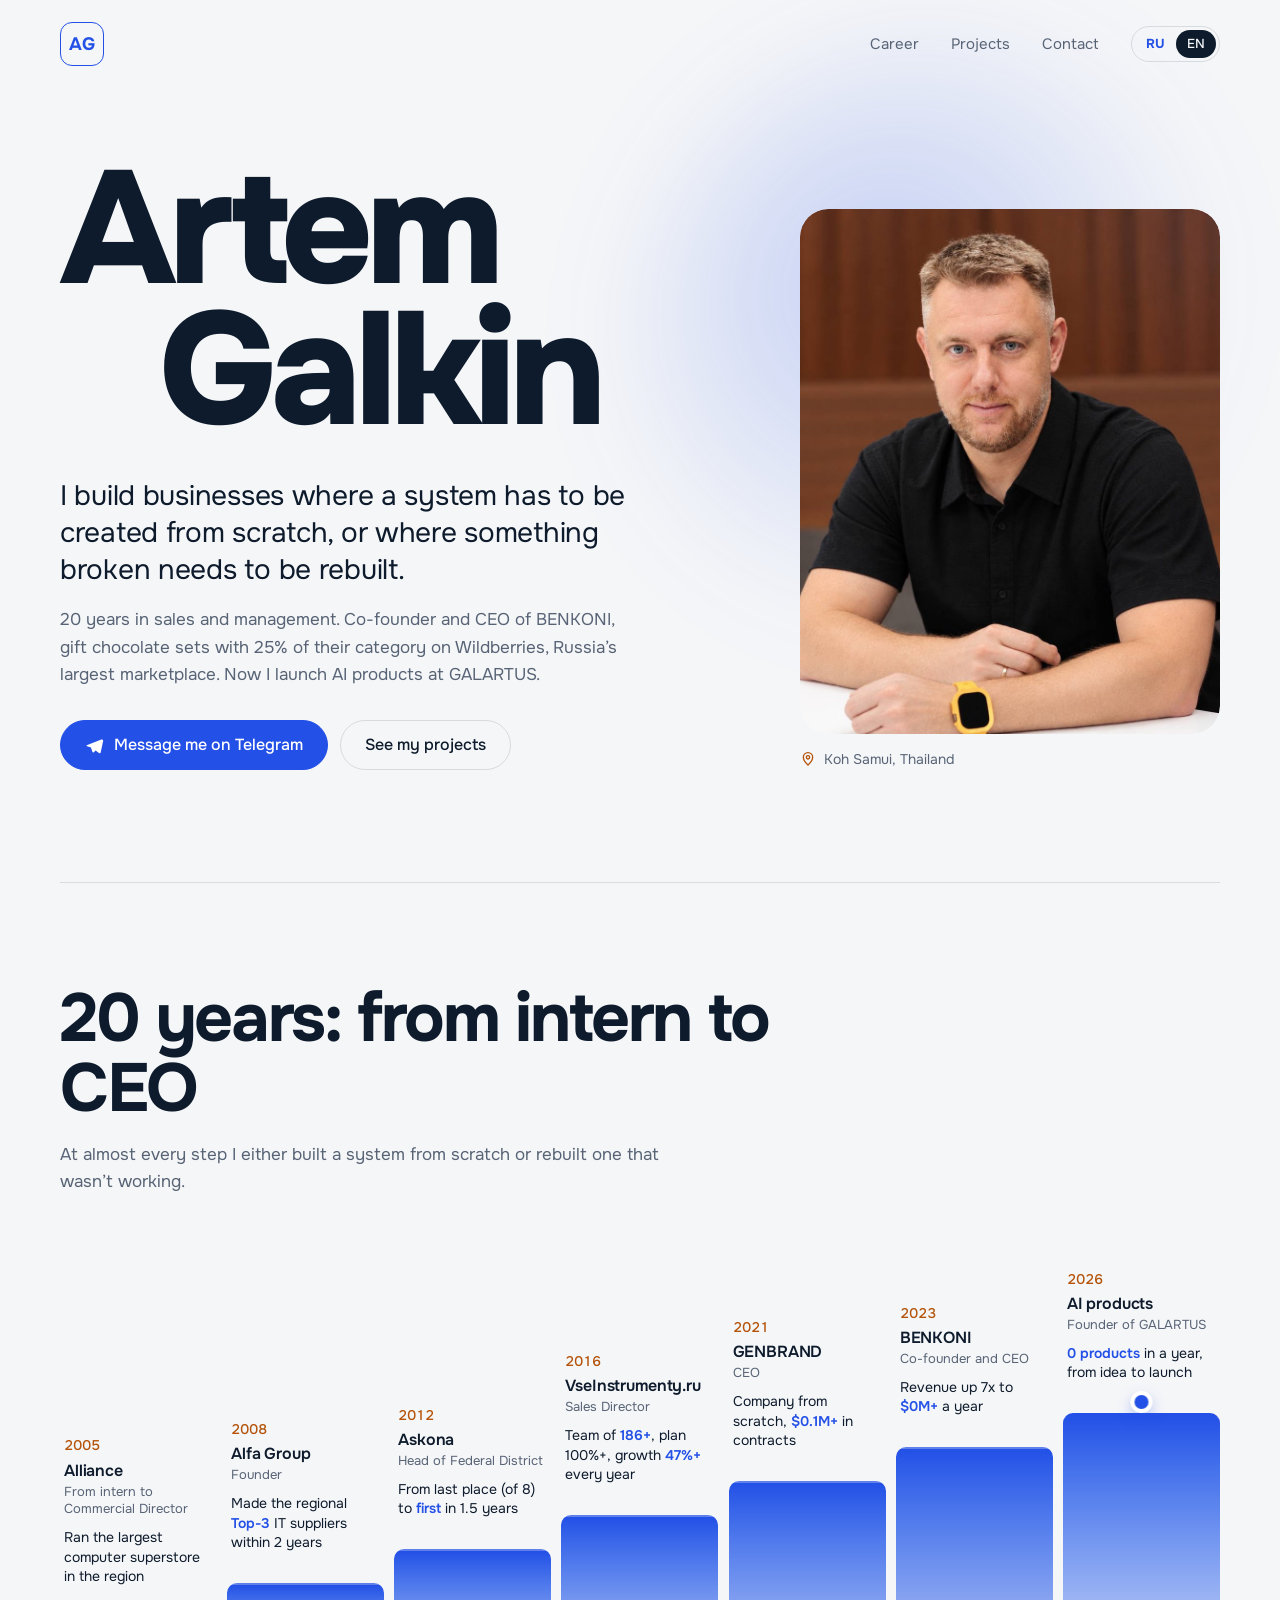
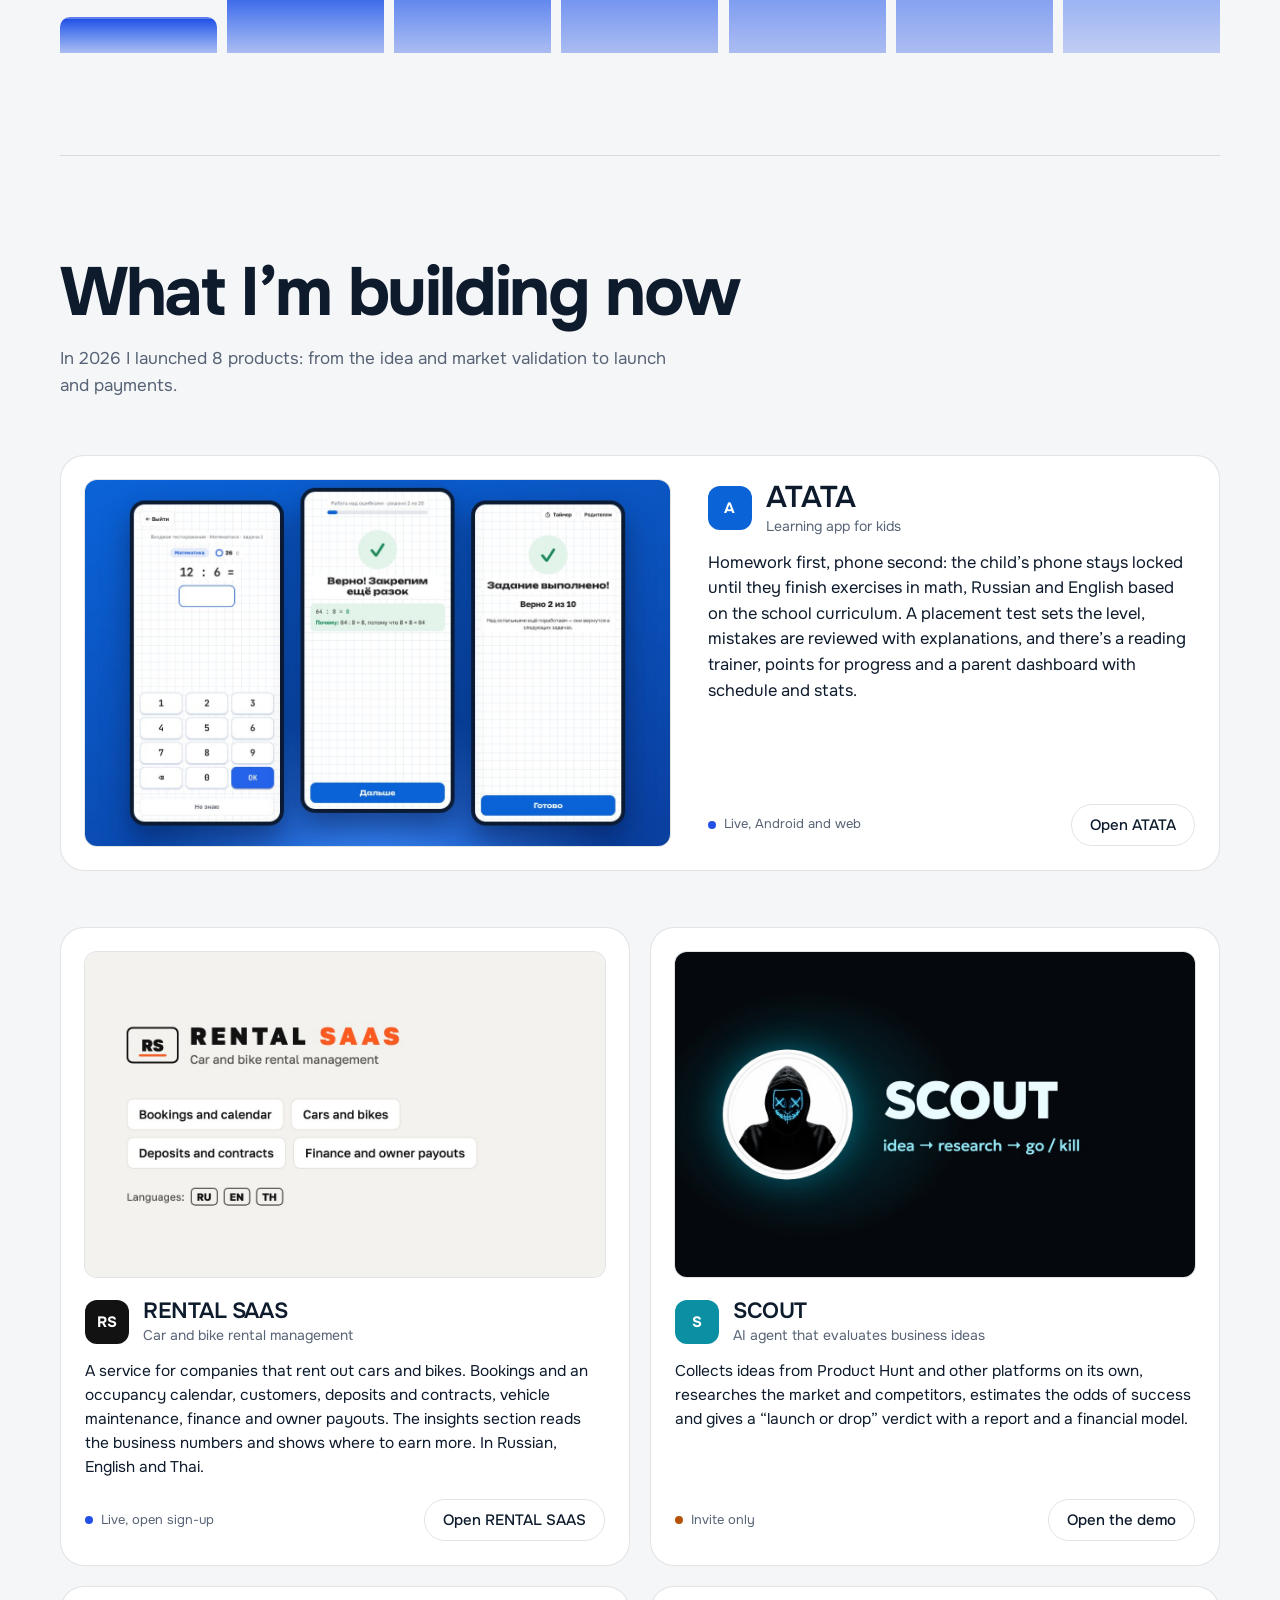
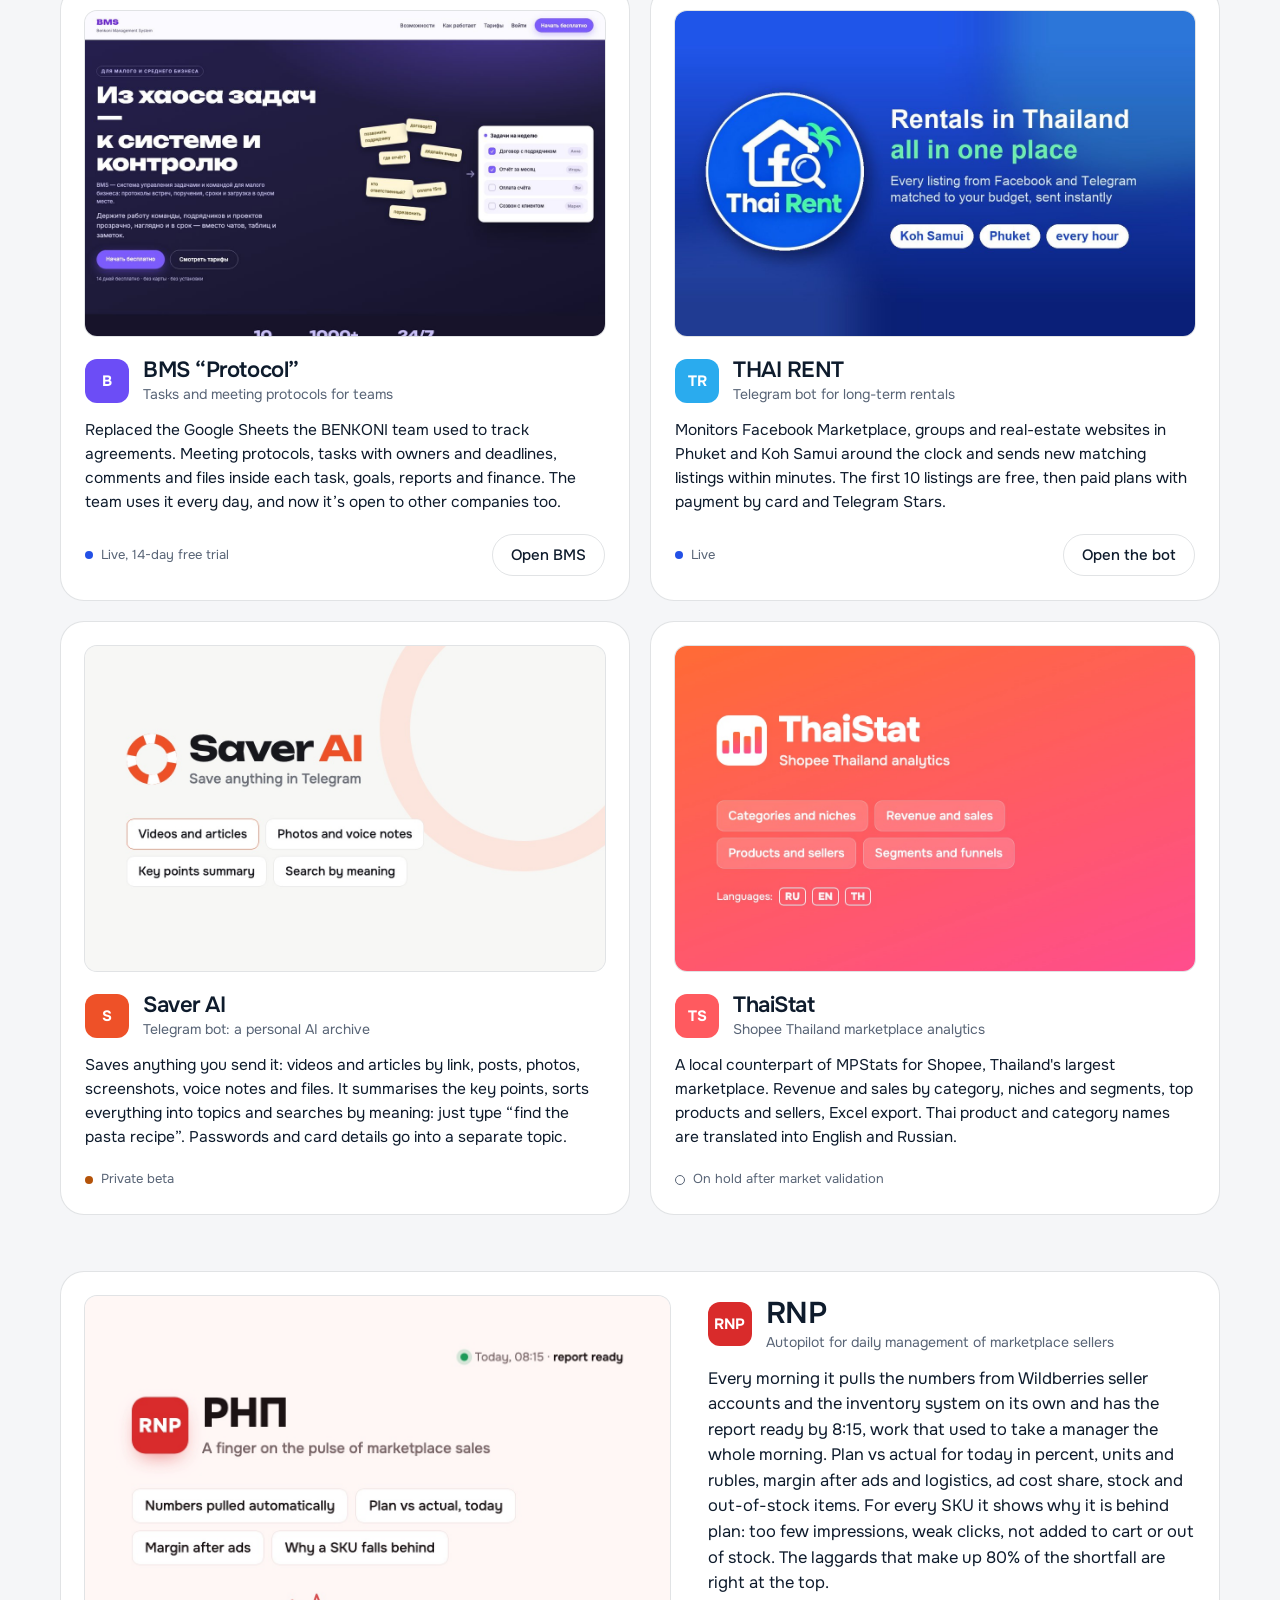
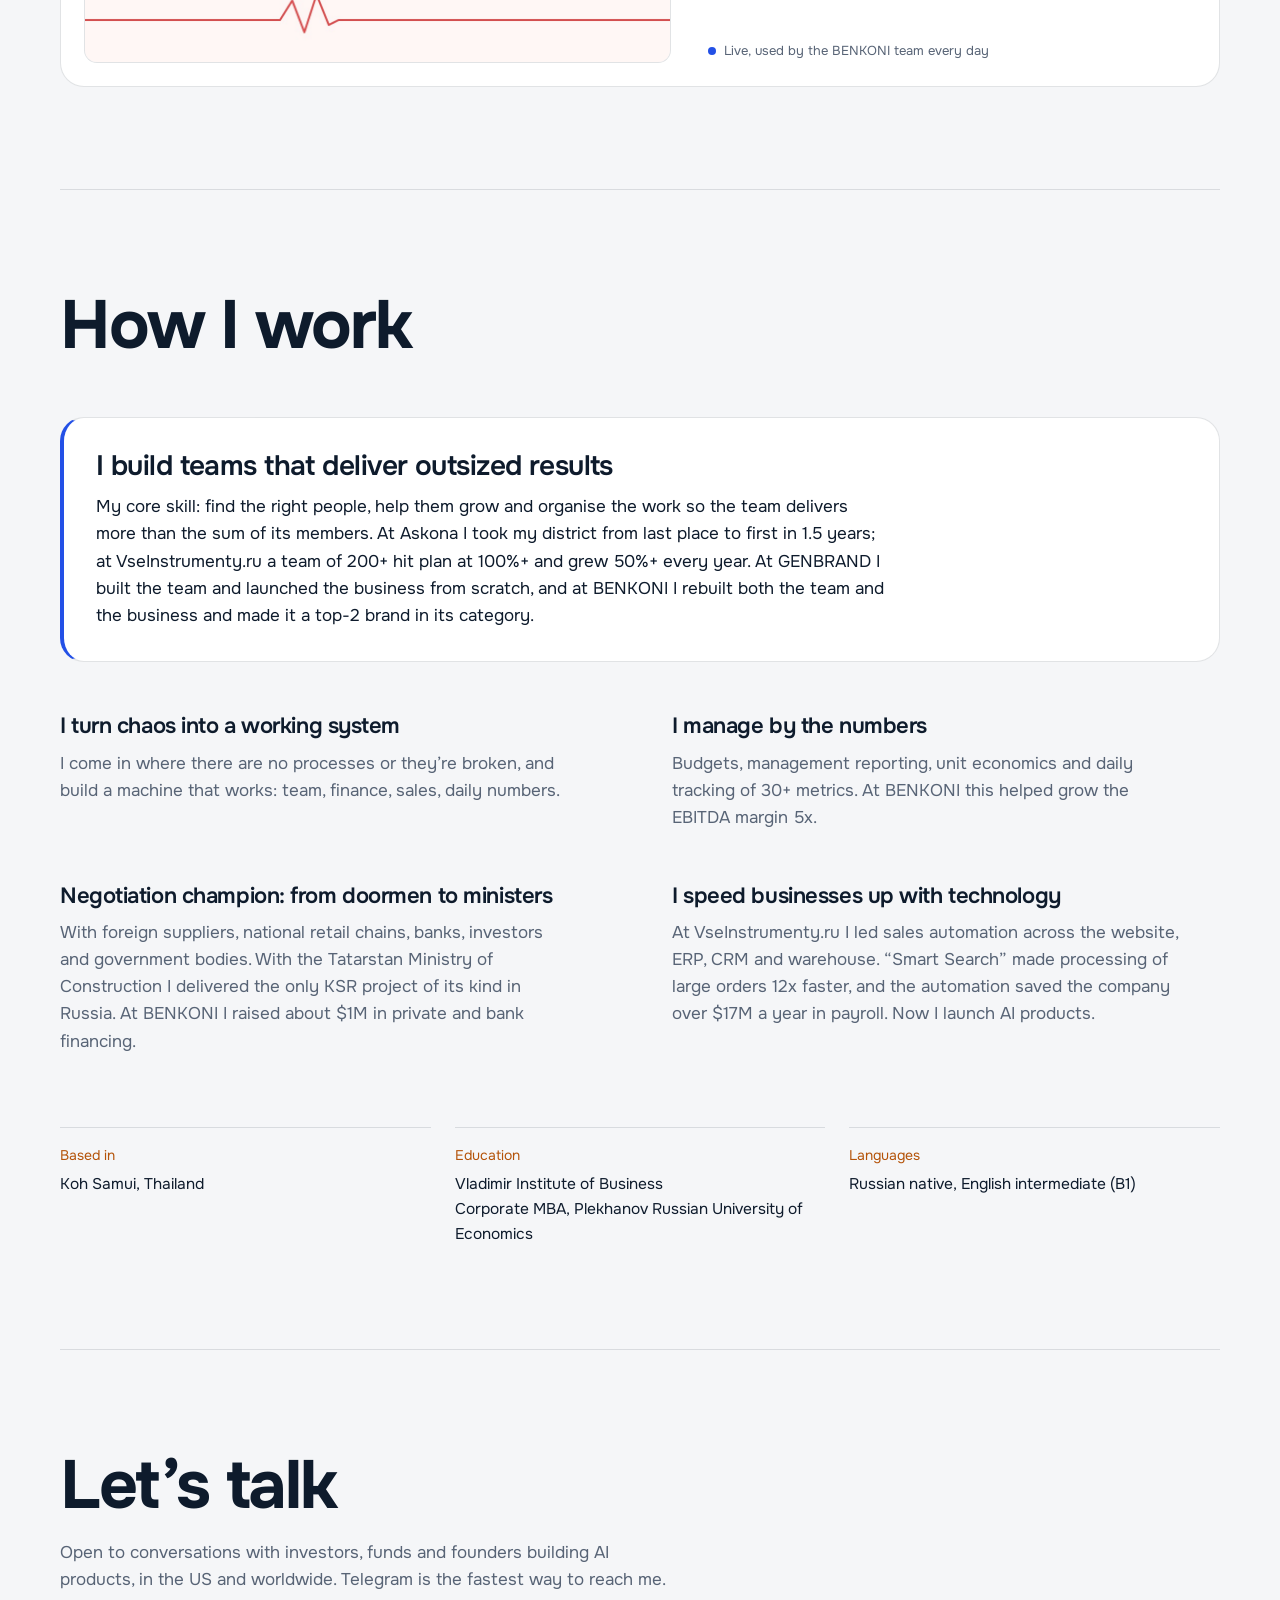
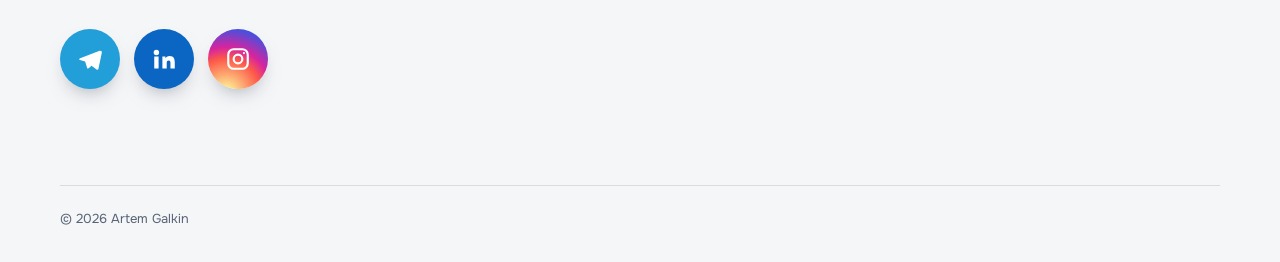
<file: index.html>
<!doctype html>
<html lang="en">
<head>
  <meta charset="utf-8">
  <script>try{if(localStorage.getItem("lang")==="ru")location.replace("ru/"+location.hash)}catch(_){}</script>
  <meta name="viewport" content="width=device-width, initial-scale=1">
  <title>Artem Galkin — building businesses and AI products</title>
  <meta name="description" content="20 years building sales and businesses from scratch. Co-founder and CEO of BENKONI, revenue grown 7x to $4M+. Now building AI products: 8 launches in 2026.">
  <link rel="canonical" href="https://artemgalkin.com/">
  <link rel="alternate" hreflang="ru" href="https://artemgalkin.com/ru/">
  <link rel="alternate" hreflang="en" href="https://artemgalkin.com/">
  <link rel="alternate" hreflang="x-default" href="https://artemgalkin.com/">

  <meta property="og:type" content="profile">
  <meta property="og:locale" content="en_US">
  <meta property="og:title" content="Artem Galkin — building businesses from zero, now with AI">
  <meta property="og:description" content="Co-founder and CEO of BENKONI, 20 years in sales and management. My AI products: ATATA, RENTAL SAAS, SCOUT, BMS, THAI RENT.">
  <meta property="og:url" content="https://artemgalkin.com/">
  <meta property="og:image" content="https://artemgalkin.com/assets/og-en.jpg?v=2">
  <meta property="og:image:width" content="1200">
  <meta property="og:image:height" content="630">
  <meta name="twitter:card" content="summary_large_image">

  <link rel="icon" href="assets/favicon.svg" type="image/svg+xml">
  <link rel="preconnect" href="https://fonts.googleapis.com">
  <link rel="preconnect" href="https://fonts.gstatic.com" crossorigin>
  <link href="https://fonts.googleapis.com/css2?family=Onest:wght@400;500;600;700;800&display=swap" rel="stylesheet">
  <link rel="stylesheet" href="assets/style.css?v=12">
  <script>var d=document.documentElement;d.classList.add('js');if(!matchMedia('(prefers-reduced-motion: reduce)').matches)d.classList.add('motion')</script>
</head>
<body>

<header class="wrap top">
  <a class="mark" href="#" aria-label="Artem Galkin, back to top">AG</a>
  <nav class="nav" aria-label="Sections">
    <a class="hide-sm" href="#path">Career</a>
    <a href="#projects">Projects</a>
    <a class="hide-sm" href="#contact">Contact</a>
    <span class="lang" aria-label="Language"><a href="ru/" hreflang="ru" lang="ru" onclick="try{localStorage.setItem('lang','ru')}catch(_){}">RU</a><span aria-current="true">EN</span></span>
  </nav>
</header>

<main>
  <section class="wrap hero">
    <div>
      <h1 class="name"><span>Artem</span><span>Galkin</span></h1>
      <p class="lead">I build businesses where a system has to be created from scratch, or where something broken needs to be rebuilt.</p>
      <p class="sub">20 years in sales and management. Co-founder and CEO of BENKONI, gift chocolate sets with 25% of their category on Wildberries, Russia’s largest marketplace. Now I launch AI products at GALARTUS.</p>
      <div class="actions">
        <a class="btn btn-main" href="https://t.me/galkin_artem">
          <svg viewBox="0 0 24 24" fill="currentColor" aria-hidden="true"><path d="M21.5 4.2 2.9 11.4c-1.3.5-1.3 1.2-.2 1.5l4.8 1.5 1.8 5.6c.2.6.4.8.9.8.4 0 .6-.2.9-.4l2.3-2.2 4.7 3.5c.9.5 1.5.2 1.7-.8l3.1-14.6c.3-1.3-.5-1.9-1.4-1.6ZM9.6 14.1l8.3-7.4c.4-.3-.1-.5-.6-.2L7.5 12.9" /></svg>
          Message me on Telegram
        </a>
        <a class="btn" href="#projects">See my projects</a>
      </div>
    </div>
    <figure class="portrait">
      <img src="assets/photo.jpg" width="880" height="1100" alt="Artem Galkin">
      <figcaption>
        <svg viewBox="0 0 24 24" fill="none" stroke="currentColor" stroke-width="2" aria-hidden="true"><path d="M12 21s-7-6.1-7-11.5a7 7 0 0 1 14 0C19 14.9 12 21 12 21Z"/><circle cx="12" cy="9.5" r="2.5"/></svg>
        Koh Samui, Thailand
      </figcaption>
    </figure>
  </section>

  <section class="wrap section" id="path">
    <h2 class="h2">20 years: from intern to CEO</h2>
    <p class="intro">At almost every step I either built a system from scratch or rebuilt one that wasn’t working.</p>
    <ol class="stairs">
      <li class="step" style="--i:0">
        <div class="step-text">
          <span class="year">2005</span>
          <span class="co">Alliance</span>
          <span class="role">From intern to Commercial Director</span>
          <span class="win">Ran the largest computer superstore in the region</span>
        </div>
        <div class="tread"></div>
      </li>
      <li class="step" style="--i:1">
        <div class="step-text">
          <span class="year">2008</span>
          <span class="co">Alfa Group</span>
          <span class="role">Founder</span>
          <span class="win">Made the regional <b>Top-3</b> IT suppliers within 2 years</span>
        </div>
        <div class="tread"></div>
      </li>
      <li class="step" style="--i:2">
        <div class="step-text">
          <span class="year">2012</span>
          <span class="co">Askona</span>
          <span class="role">Head of Federal District</span>
          <span class="win">From last place (of 8) to <b>first</b> in 1.5 years</span>
        </div>
        <div class="tread"></div>
      </li>
      <li class="step" style="--i:3">
        <div class="step-text">
          <span class="year">2016</span>
          <span class="co">Vse<wbr>Instrumenty.ru</span>
          <span class="role">Sales Director</span>
          <span class="win">Team of <b>200+</b>, plan 100%+, growth <b>50%+</b> every year</span>
        </div>
        <div class="tread"></div>
      </li>
      <li class="step" style="--i:4">
        <div class="step-text">
          <span class="year">2021</span>
          <span class="co">GENBRAND</span>
          <span class="role">CEO</span>
          <span class="win">Company from scratch, <b>$0.5M+</b> in contracts</span>
        </div>
        <div class="tread"></div>
      </li>
      <li class="step" style="--i:5">
        <div class="step-text">
          <span class="year">2023</span>
          <span class="co">BENKONI</span>
          <span class="role">Co-founder and CEO</span>
          <span class="win">Revenue up 7x to <b>$4M+</b> a year</span>
        </div>
        <div class="tread"></div>
      </li>
      <li class="step now" style="--i:6">
        <div class="step-text">
          <span class="year">2026</span>
          <span class="co">AI products</span>
          <span class="role">Founder of GALARTUS</span>
          <span class="win"><b>8 products</b> in a year, from idea to launch</span>
        </div>
        <div class="tread"></div>
      </li>
    </ol>
  </section>

  <section class="wrap section" id="projects">
    <h2 class="h2">What I’m building now</h2>
    <p class="intro">In 2026 I launched 8 products: from the idea and market validation to launch and payments.</p>

    <article class="tile wide">
      <img class="shot" src="assets/atata.jpg" width="1200" height="750" alt="ATATA app screens: an exercise, a mistake review, a summary" loading="lazy">
      <div class="tile-body">
        <div class="tile-head">
          <span class="logo" style="--c:#0b63d8" aria-hidden="true">A</span>
          <div><h3>ATATA</h3><span class="what">Learning app for kids</span></div>
        </div>
        <p>Homework first, phone second: the child’s phone stays locked until they finish exercises in math, Russian and English based on the school curriculum. A placement test sets the level, mistakes are reviewed with explanations, and there’s a reading trainer, points for progress and a parent dashboard with schedule and stats.</p>
        <div class="tile-foot">
          <span class="state">Live, Android and web</span>
          <a class="btn go" href="https://katata.ru">Open ATATA</a>
        </div>
      </div>
    </article>

    <div class="featured">
      <article class="tile">
        <img class="shot" src="assets/rental-en.jpg" width="1200" height="750" alt="RENTAL SAAS: car and bike rental management" loading="lazy">
        <div class="tile-head">
          <span class="logo" style="--c:#121212" aria-hidden="true">RS</span>
          <div><h3>RENTAL SAAS</h3><span class="what">Car and bike rental management</span></div>
        </div>
        <p>A service for companies that rent out cars and bikes. Bookings and an occupancy calendar, customers, deposits and contracts, vehicle maintenance, finance and owner payouts. The insights section reads the business numbers and shows where to earn more. In Russian, English and Thai.</p>
        <div class="tile-foot">
          <span class="state">Live, open sign-up</span>
          <a class="btn go" href="https://saasrental.vercel.app">Open RENTAL SAAS</a>
        </div>
      </article>

      <article class="tile">
        <img class="shot" src="assets/scout-en.jpg" width="1200" height="750" alt="SCOUT: idea, research, decision" loading="lazy">
        <div class="tile-head">
          <span class="logo" style="--c:#0b8fa3" aria-hidden="true">S</span>
          <div><h3>SCOUT</h3><span class="what">AI agent that evaluates business ideas</span></div>
        </div>
        <p>Collects ideas from Product Hunt and other platforms on its own, researches the market and competitors, estimates the odds of success and gives a “launch or drop” verdict with a report and a financial model.</p>
        <div class="tile-foot">
          <span class="state closed">Invite only</span>
          <a class="btn go" href="https://scoutdemo.benkoni.com">Open the demo</a>
        </div>
      </article>

      <article class="tile">
        <img class="shot" src="assets/bms.jpg" width="1200" height="750" alt="BMS home page" loading="lazy">
        <div class="tile-head">
          <span class="logo" style="--c:#6c4df6" aria-hidden="true">B</span>
          <div><h3>BMS “Protocol”</h3><span class="what">Tasks and meeting protocols for teams</span></div>
        </div>
        <p>Replaced the Google Sheets the BENKONI team used to track agreements. Meeting protocols, tasks with owners and deadlines, comments and files inside each task, goals, reports and finance. The team uses it every day, and now it’s open to other companies too.</p>
        <div class="tile-foot">
          <span class="state">Live, 14-day free trial</span>
          <a class="btn go" href="https://bms.benkoni.com">Open BMS</a>
        </div>
      </article>

      <article class="tile">
        <img class="shot" src="assets/thairent-en.jpg" width="1200" height="750" alt="THAI RENT: rentals in Thailand" loading="lazy">
        <div class="tile-head">
          <span class="logo" style="--c:#2aabee" aria-hidden="true">TR</span>
          <div><h3>THAI RENT</h3><span class="what">Telegram bot for long-term rentals</span></div>
        </div>
        <p>Monitors Facebook Marketplace, groups and real-estate websites in Phuket and Koh Samui around the clock and sends new matching listings within minutes. The first 10 listings are free, then paid plans with payment by card and Telegram Stars.</p>
        <div class="tile-foot">
          <span class="state">Live</span>
          <a class="btn go" href="https://t.me/th_rent_bot">Open the bot</a>
        </div>
      </article>
      <article class="tile">
        <img class="shot" src="assets/saver-en.jpg" width="1200" height="750" alt="Saver AI: save anything in Telegram" loading="lazy">
        <div class="tile-head">
          <span class="logo" style="--c:#EE5128" aria-hidden="true">S</span>
          <div><h3>Saver AI</h3><span class="what">Telegram bot: a personal AI archive</span></div>
        </div>
        <p>Saves anything you send it: videos and articles by link, posts, photos, screenshots, voice notes and files. It summarises the key points, sorts everything into topics and searches by meaning: just type “find the pasta recipe”. Passwords and card details go into a separate topic.</p>
        <div class="tile-foot">
          <span class="state closed">Private beta</span>
        </div>
      </article>
      <article class="tile">
        <img class="shot" src="assets/thaistat-en.jpg" width="1200" height="750" alt="ThaiStat: Shopee Thailand analytics" loading="lazy">
        <div class="tile-head">
          <span class="logo" style="--c:#ff5a5f" aria-hidden="true">TS</span>
          <div><h3>ThaiStat</h3><span class="what">Shopee Thailand marketplace analytics</span></div>
        </div>
        <p>A local counterpart of MPStats for Shopee, Thailand's largest marketplace. Revenue and sales by category, niches and segments, top products and sellers, Excel export. Thai product and category names are translated into English and Russian.</p>
        <div class="tile-foot">
          <span class="state paused">On hold after market validation</span>
        </div>
      </article>
    </div>

    <article class="tile wide">
      <img class="shot" src="assets/rnp-en.jpg" width="1200" height="750" alt="RNP: a finger on the pulse of marketplace sales" loading="lazy">
      <div class="tile-body">
        <div class="tile-head">
          <span class="logo" style="--c:#d92b2b" aria-hidden="true">RNP</span>
          <div><h3>RNP</h3><span class="what">Autopilot for daily management of marketplace sellers</span></div>
        </div>
        <p>Every morning it pulls the numbers from Wildberries seller accounts and the inventory system on its own and has the report ready by 8:15, work that used to take a manager the whole morning. Plan vs actual for today in percent, units and rubles, margin after ads and logistics, ad cost share, stock and out-of-stock items. For every SKU it shows why it is behind plan: too few impressions, weak clicks, not added to cart or out of stock. The laggards that make up 80% of the shortfall are right at the top.</p>
        <div class="tile-foot">
          <span class="state">Live, used by the BENKONI team every day</span>
        </div>
      </div>
    </article>



  </section>

  <section class="wrap section" id="how">
    <h2 class="h2">How I work</h2>
    <div class="how">
      <div class="lead-skill">
        <h3>I build teams that deliver outsized results</h3>
        <p>My core skill: find the right people, help them grow and organise the work so the team delivers more than the sum of its members. At Askona I took my district from last place to first in 1.5 years; at VseInstrumenty.ru a team of 200+ hit plan at 100%+ and grew 50%+ every year. At GENBRAND I built the team and launched the business from scratch, and at BENKONI I rebuilt both the team and the business and made it a top-2 brand in its category.</p>
      </div>
      <div>
        <h3>I turn chaos into a working system</h3>
        <p>I come in where there are no processes or they’re broken, and build a machine that works: team, finance, sales, daily numbers.</p>
      </div>
      <div>
        <h3>I manage by the numbers</h3>
        <p>Budgets, management reporting, unit economics and daily tracking of 30+ metrics. At BENKONI this helped grow the EBITDA margin 5x.</p>
      </div>
      <div>
        <h3>Negotiation champion: from doormen to ministers</h3>
        <p>With foreign suppliers, national retail chains, banks, investors and government bodies. With the Tatarstan Ministry of Construction I delivered the only KSR project of its kind in Russia. At BENKONI I raised about $1M in private and bank financing.</p>
      </div>
      <div>
        <h3>I speed businesses up with technology</h3>
        <p>At VseInstrumenty.ru I led sales automation across the website, ERP, CRM and warehouse. “Smart Search” made processing of large orders 12x faster, and the automation saved the company over $17M a year in payroll. Now I launch AI products.</p>
      </div>
    </div>
    <dl class="facts">
      <div><dt>Based in</dt><dd>Koh Samui, Thailand</dd></div>
      <div><dt>Education</dt><dd>Vladimir Institute of Business<br>Corporate MBA, Plekhanov Russian University of Economics</dd></div>
      <div><dt>Languages</dt><dd>Russian native, English intermediate (B1)</dd></div>
    </dl>
  </section>

  <section class="wrap section contact" id="contact">
    <h2 class="h2">Let’s talk</h2>
    <p class="intro">Open to conversations with investors, funds and founders building AI products, in the US and worldwide. Telegram is the fastest way to reach me.</p>
    <div class="actions socials">
      <a class="btn btn-main icon tg" href="https://t.me/galkin_artem" aria-label="Message me on Telegram" title="Message me on Telegram">
        <svg viewBox="0 0 24 24" fill="currentColor" aria-hidden="true"><path d="M21.5 4.2 2.9 11.4c-1.3.5-1.3 1.2-.2 1.5l4.8 1.5 1.8 5.6c.2.6.4.8.9.8.4 0 .6-.2.9-.4l2.3-2.2 4.7 3.5c.9.5 1.5.2 1.7-.8l3.1-14.6c.3-1.3-.5-1.9-1.4-1.6ZM9.6 14.1l8.3-7.4c.4-.3-.1-.5-.6-.2L7.5 12.9" /></svg>
        <span class="sr">Message me on Telegram</span>
      </a>
      <a class="btn icon li" href="https://www.linkedin.com/in/artemgalkin/" aria-label="LinkedIn" title="LinkedIn">
        <svg viewBox="0 0 24 24" fill="currentColor" aria-hidden="true"><path d="M4.98 3.5a2.5 2.5 0 1 1 0 5 2.5 2.5 0 0 1 0-5ZM3 9.75h4v11H3v-11Zm6.5 0h3.8v1.5h.06c.53-1 1.84-2.06 3.79-2.06 4.05 0 4.8 2.67 4.8 6.13v5.43h-4v-4.8c0-1.15-.02-2.62-1.6-2.62-1.6 0-1.85 1.25-1.85 2.54v4.88h-4v-11Z"/></svg>
        <span class="sr">LinkedIn</span>
      </a>
      <a class="btn icon ig" href="https://instagram.com/galkinav" aria-label="Instagram" title="Instagram">
        <svg viewBox="0 0 24 24" fill="none" stroke="currentColor" stroke-width="2" aria-hidden="true"><rect x="3" y="3" width="18" height="18" rx="5"/><circle cx="12" cy="12" r="4"/><circle cx="17.5" cy="6.5" r="1" fill="currentColor" stroke="none"/></svg>
        <span class="sr">Instagram</span>
      </a>
    </div>
  </section>
</main>

<footer class="wrap foot">
  <span>© 2026 Artem Galkin</span>
</footer>

<script src="assets/motion.js?v=11"></script>
</body>
</html>
</file>
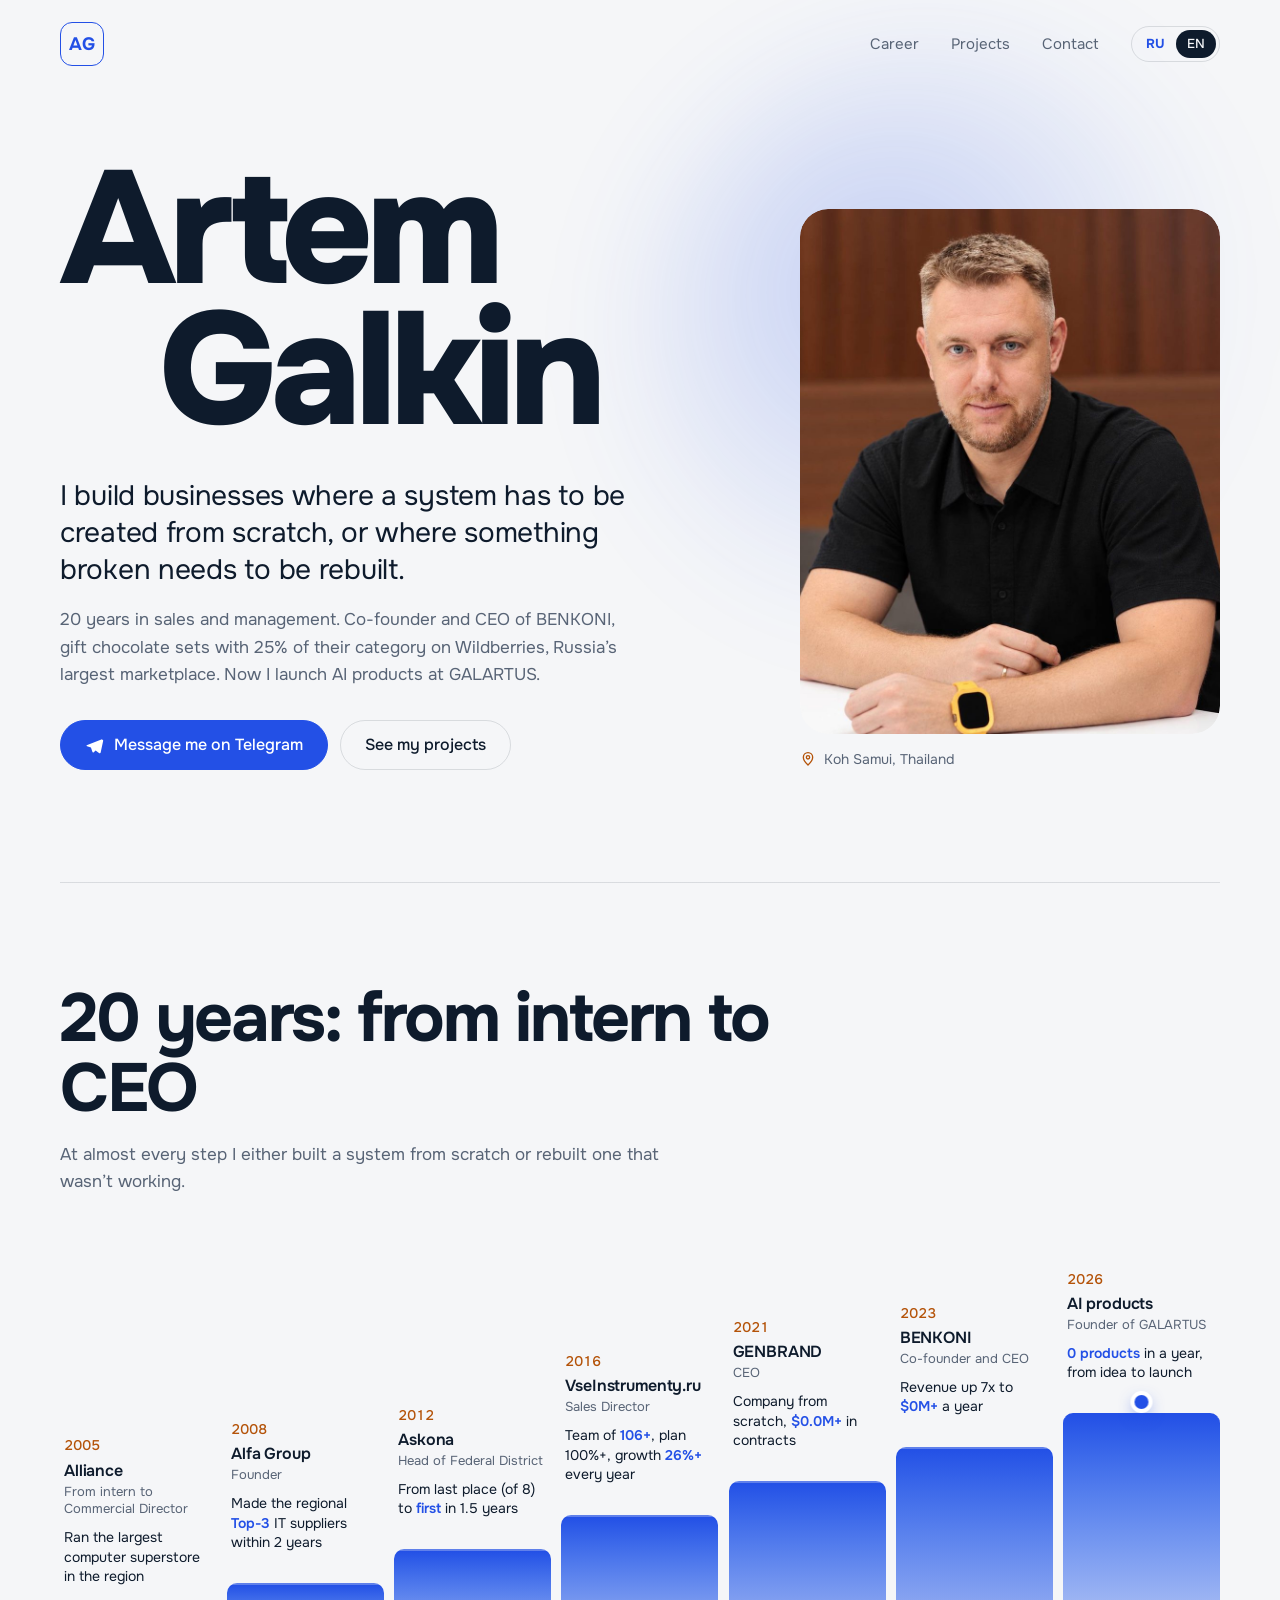
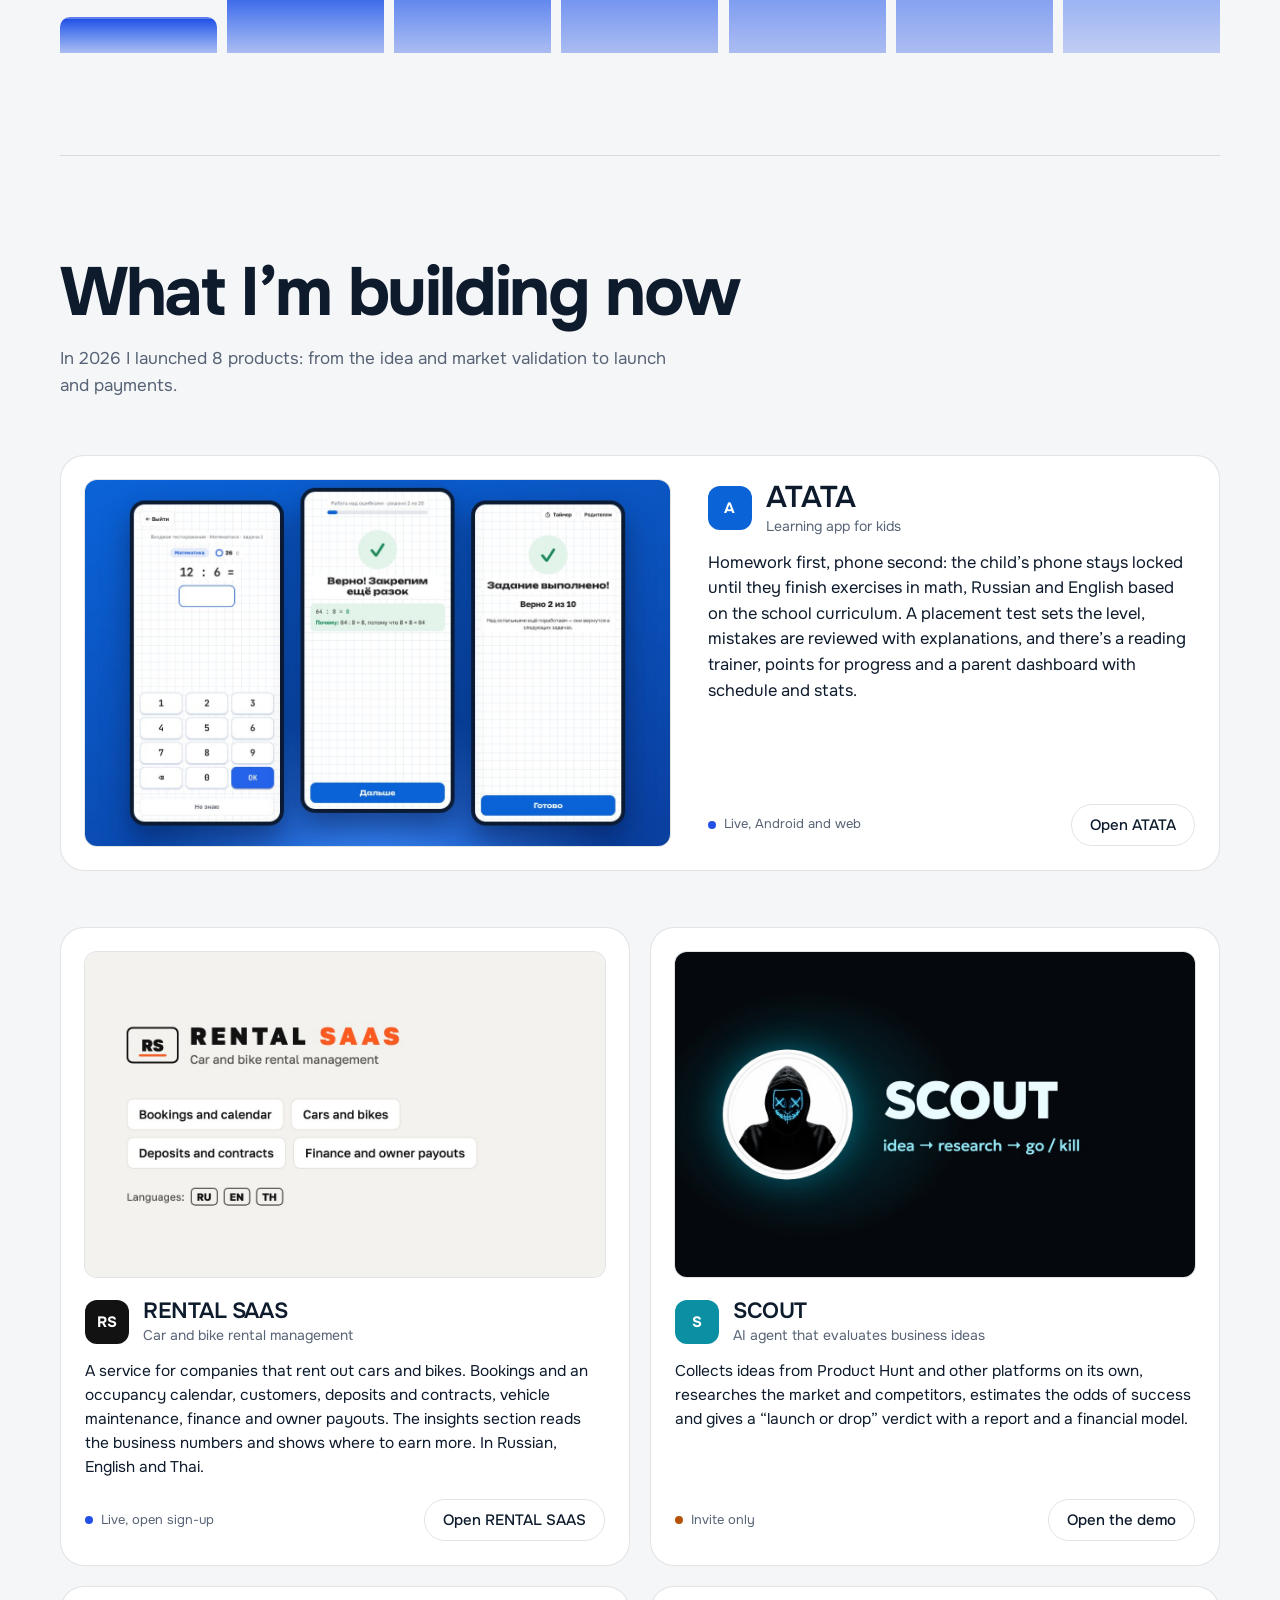
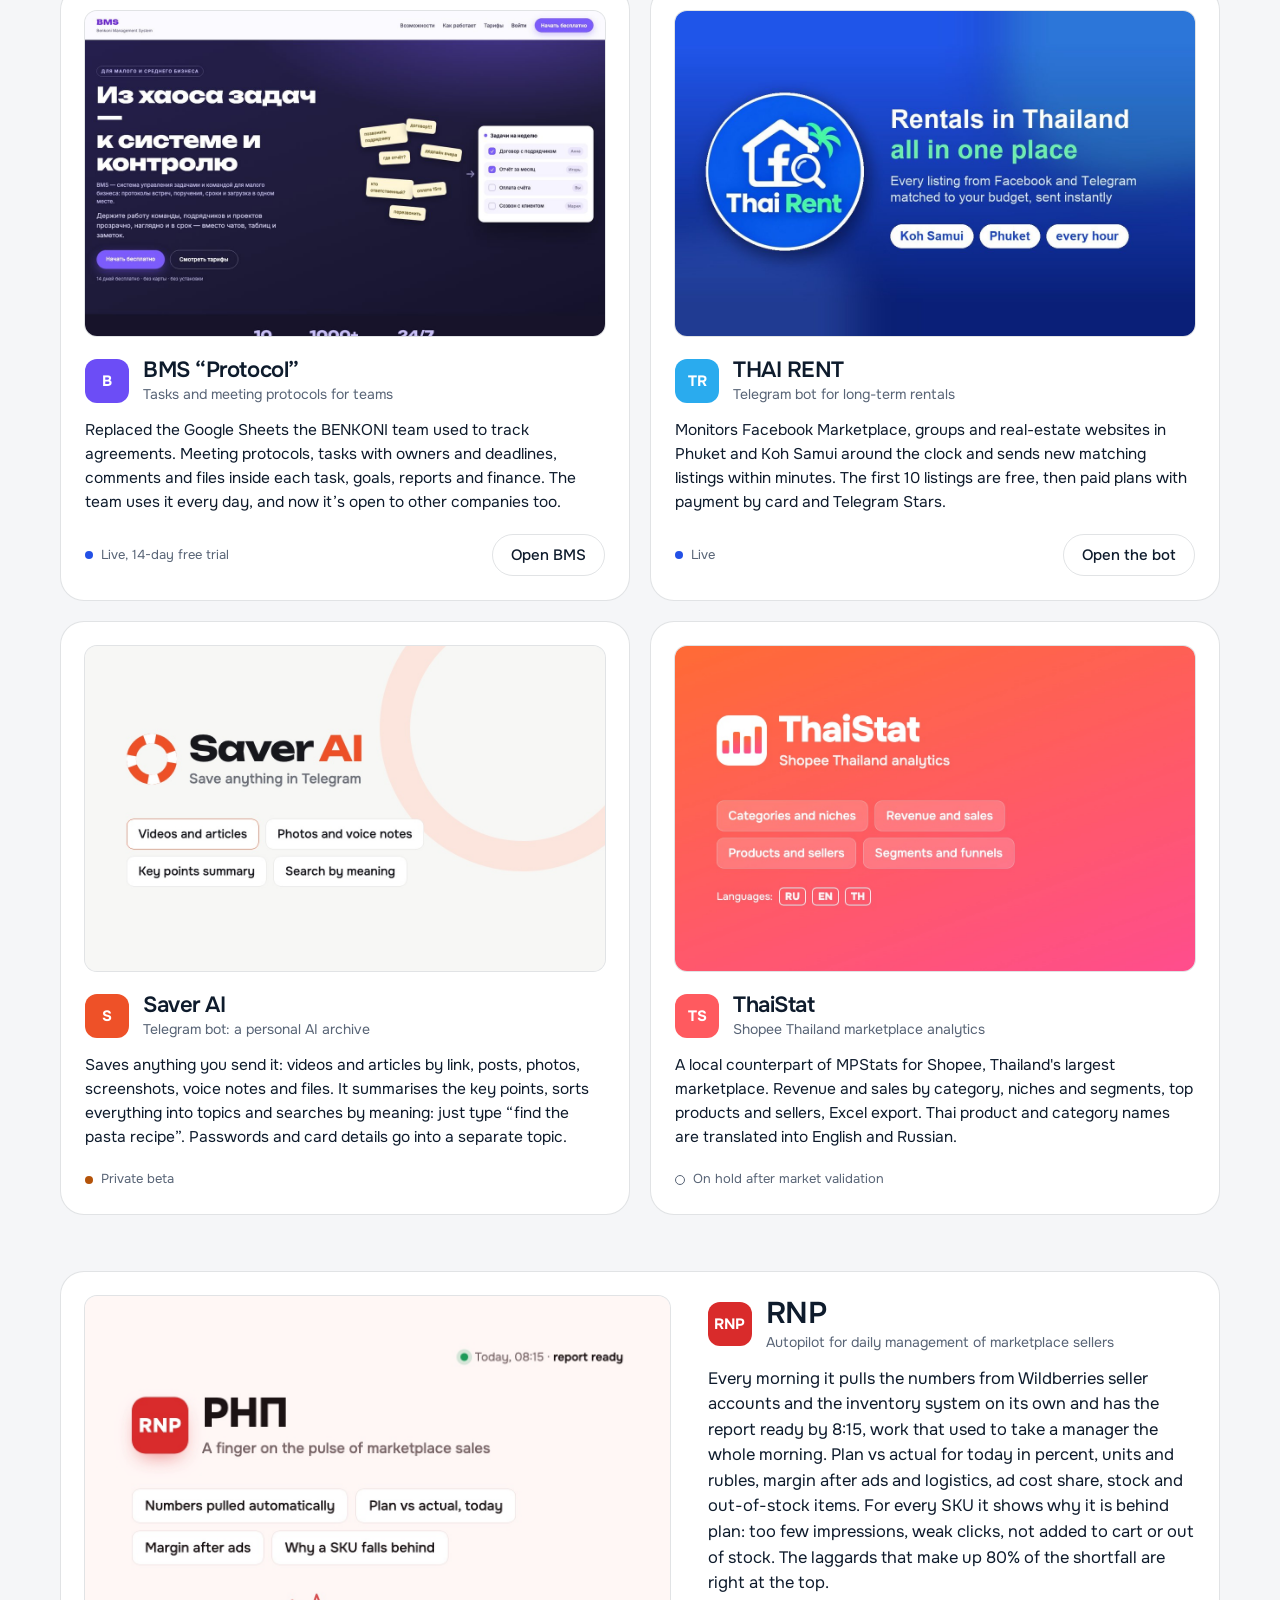
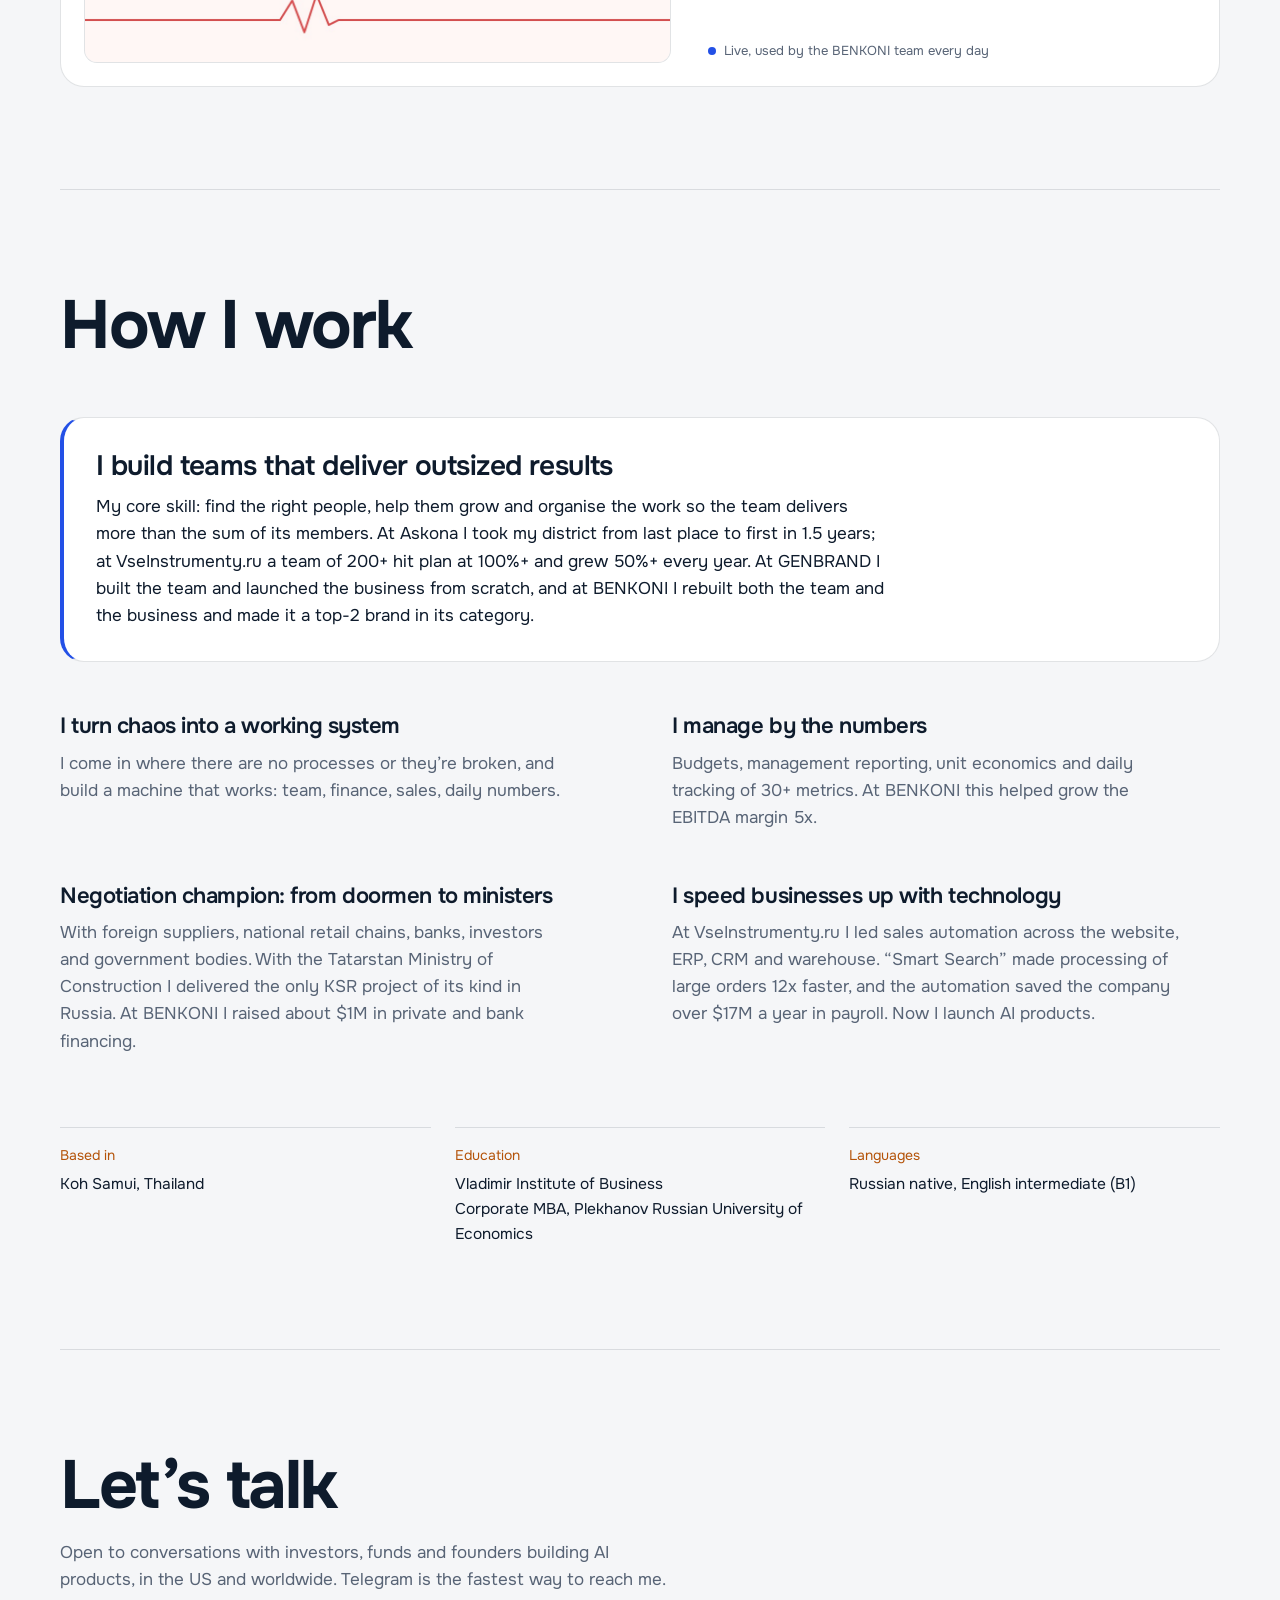
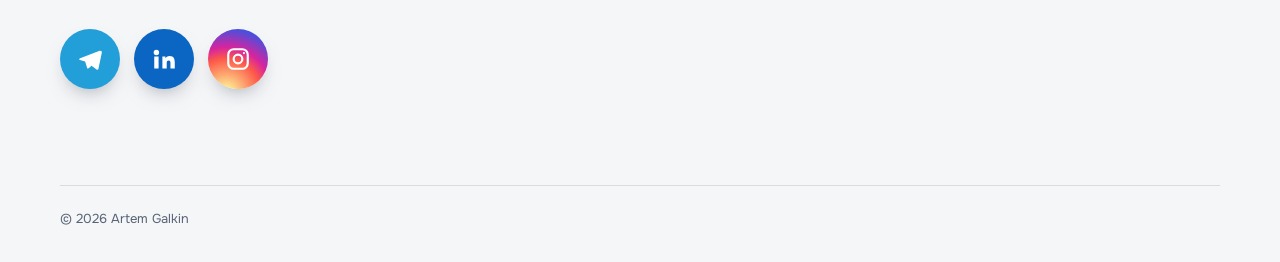
<file: en/index.html>
<!doctype html>
<html lang="en">
<head>
  <meta charset="utf-8">
  <title>Artem Galkin</title>
  <link rel="canonical" href="https://artemgalkin.com/">
  <meta name="robots" content="noindex">
  <script>try{localStorage.setItem("lang","en")}catch(_){}location.replace("../"+location.hash)</script>
  <meta http-equiv="refresh" content="0; url=../">
</head>
<body><a href="../">artemgalkin.com</a></body>
</html>
</file>
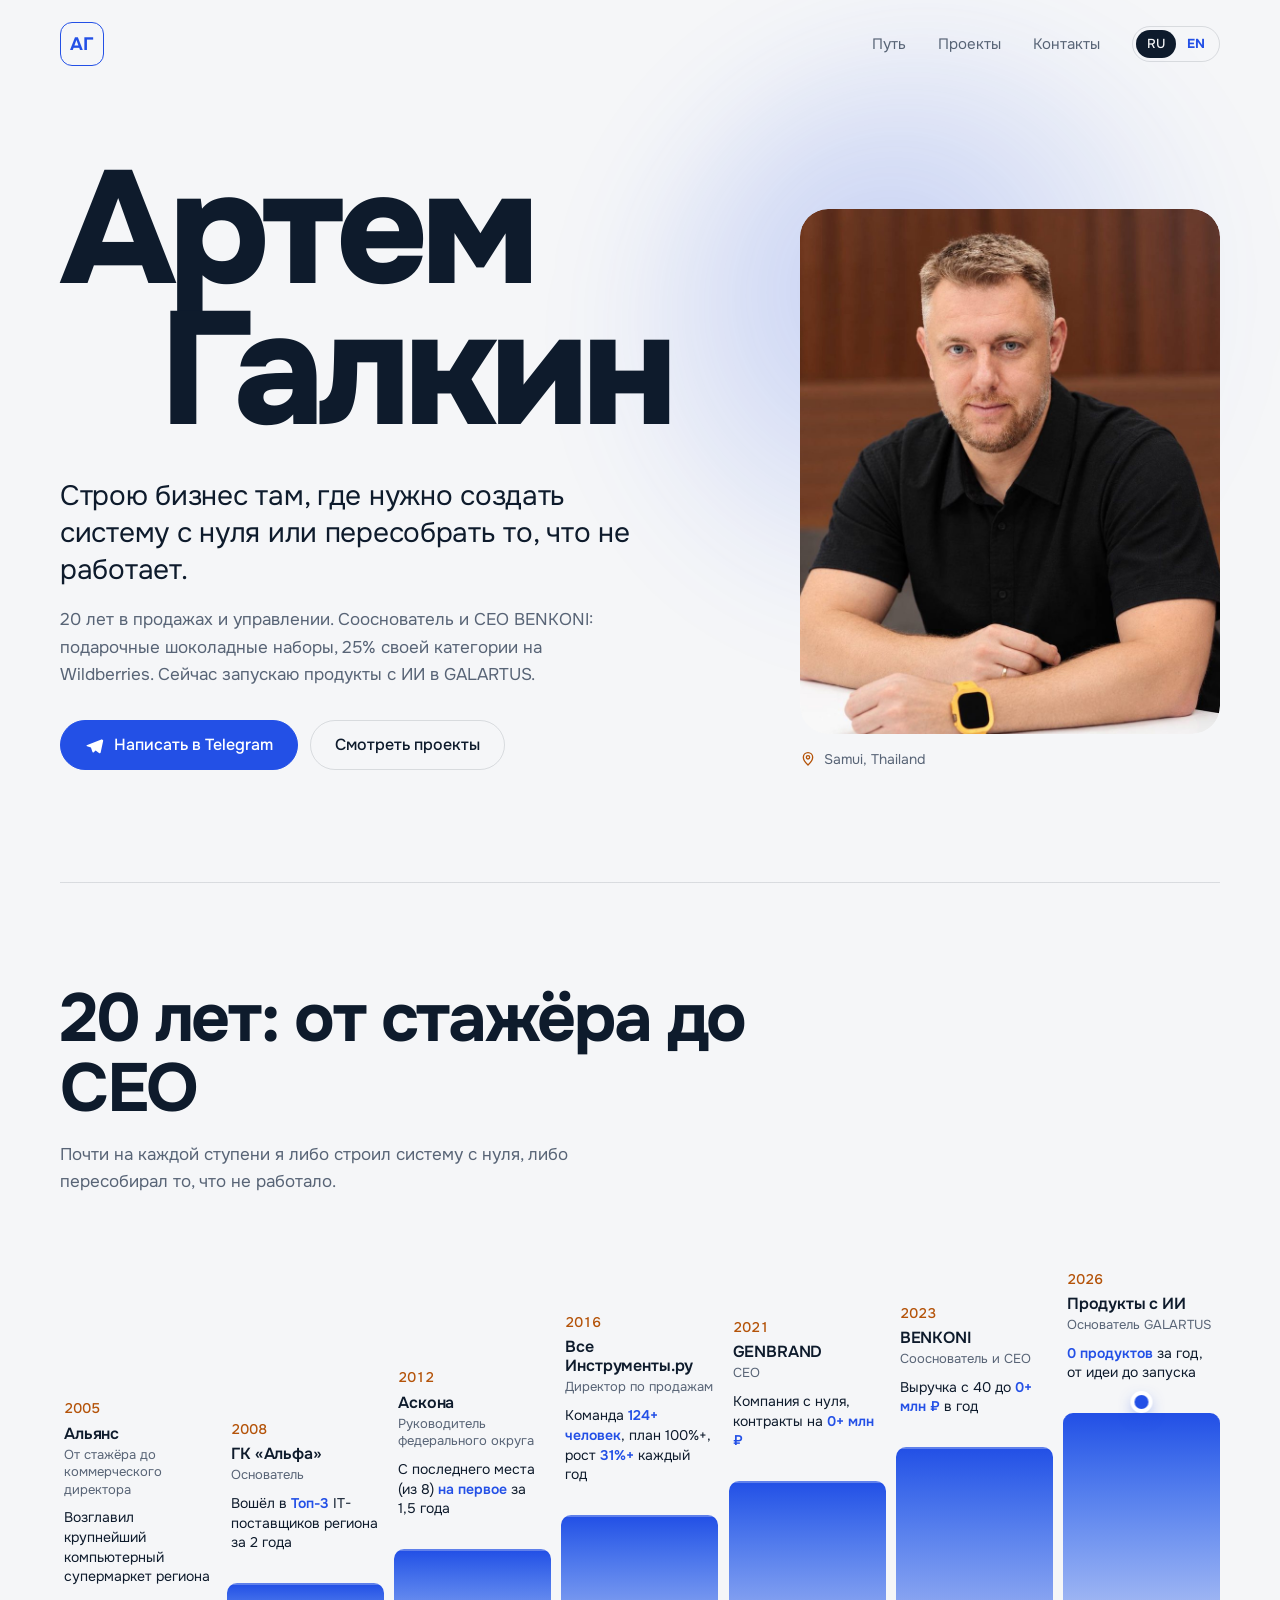
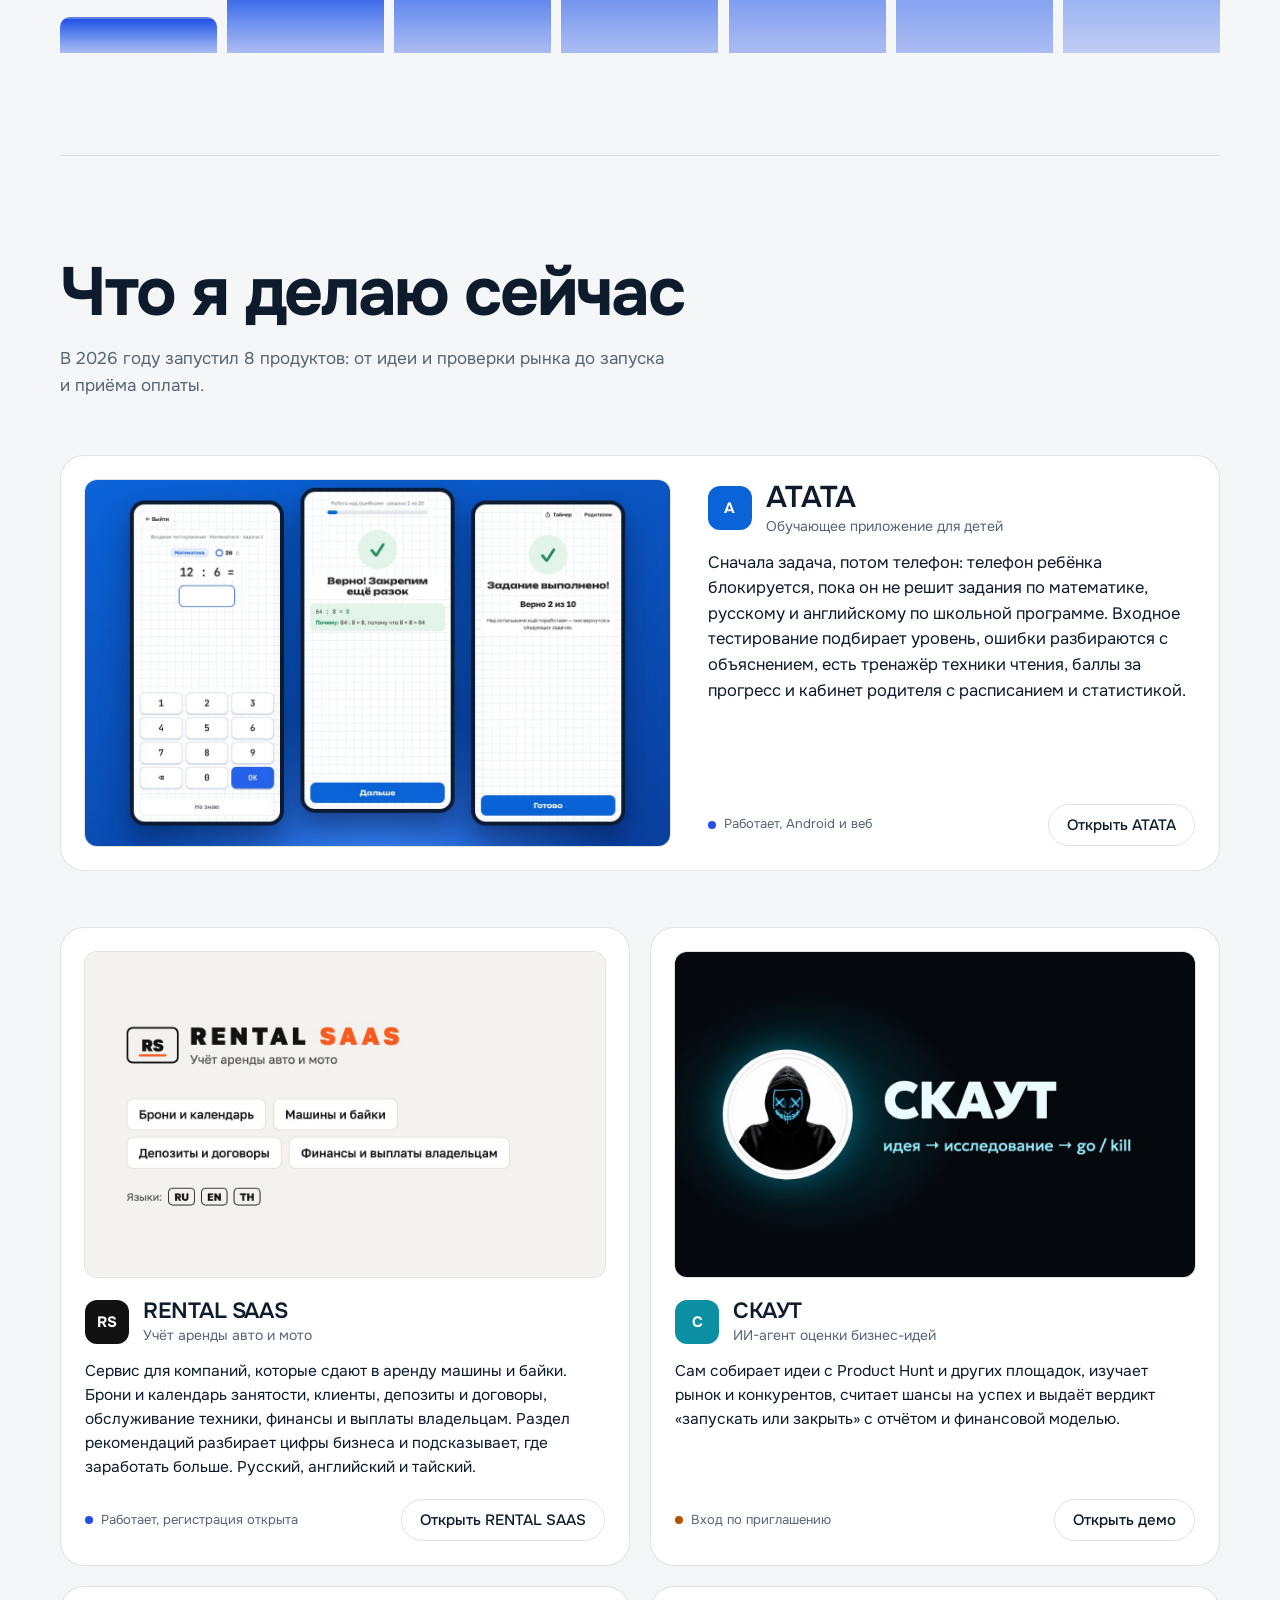
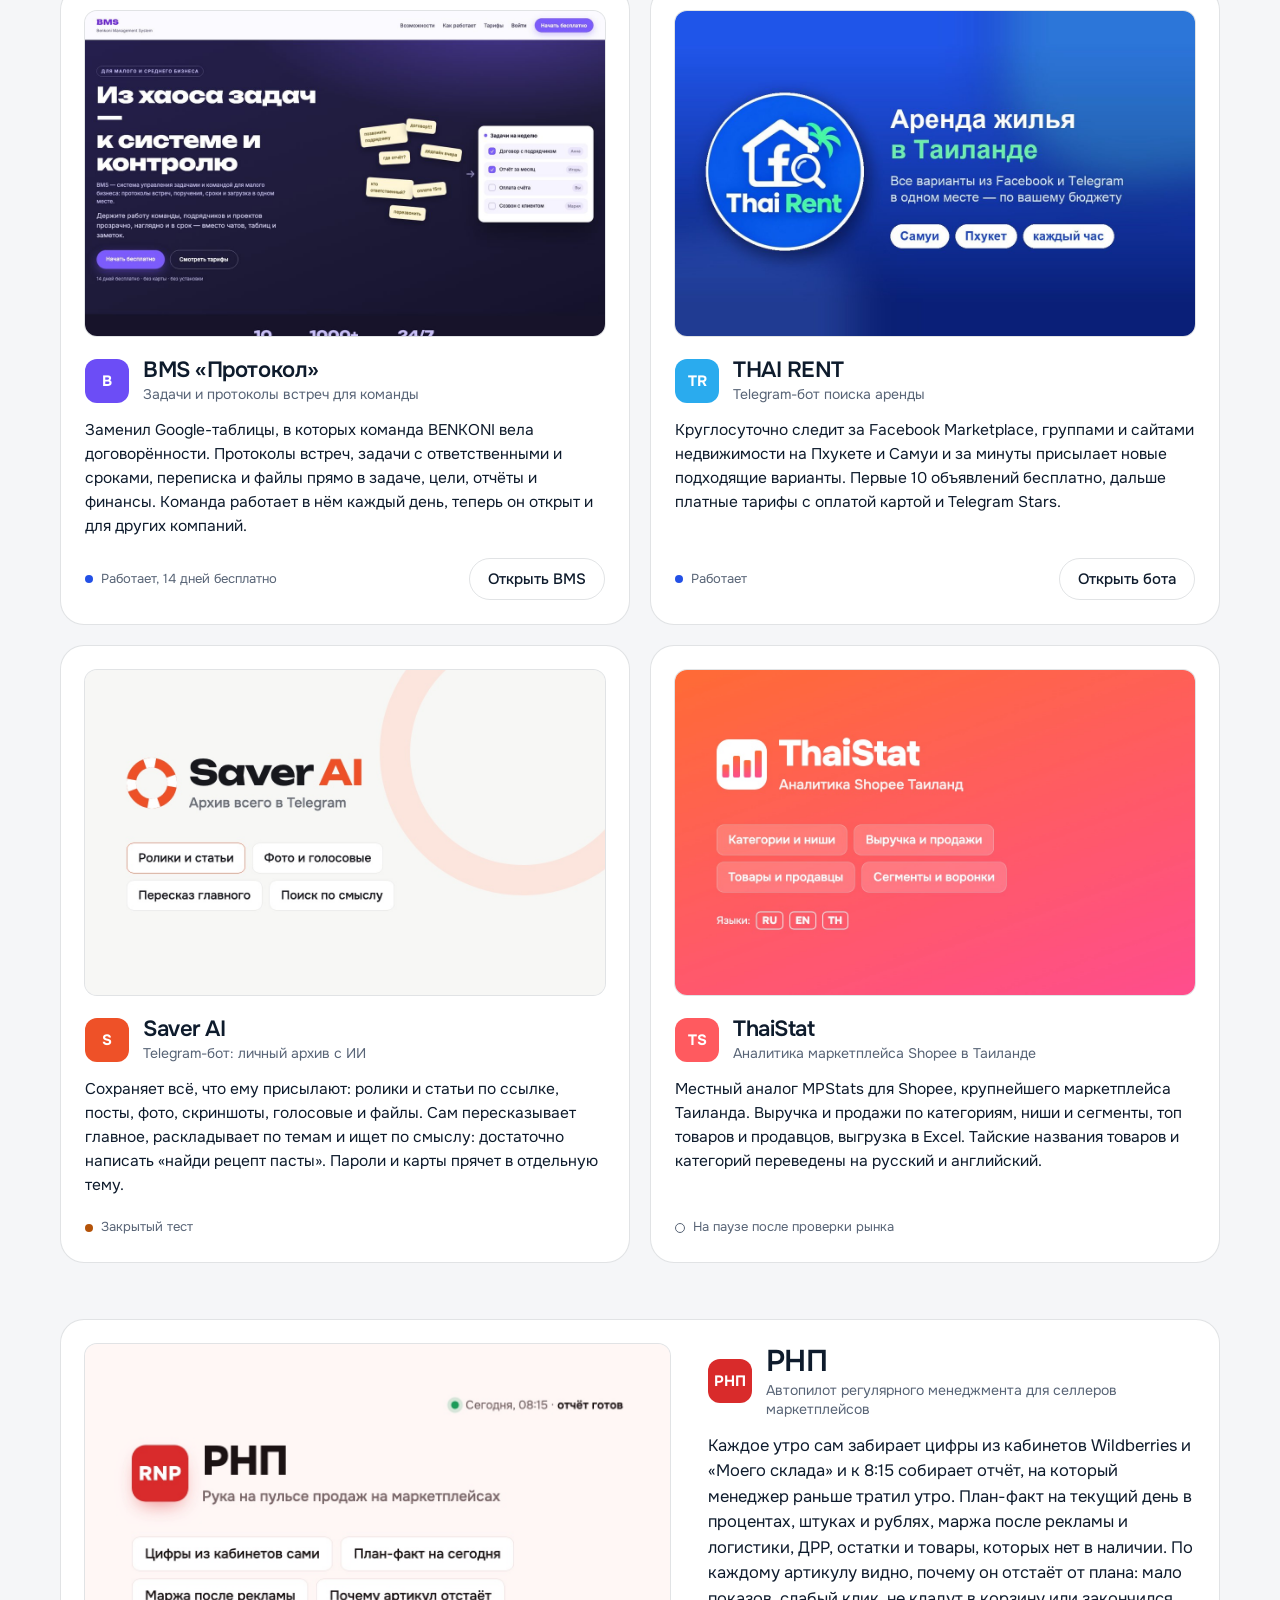
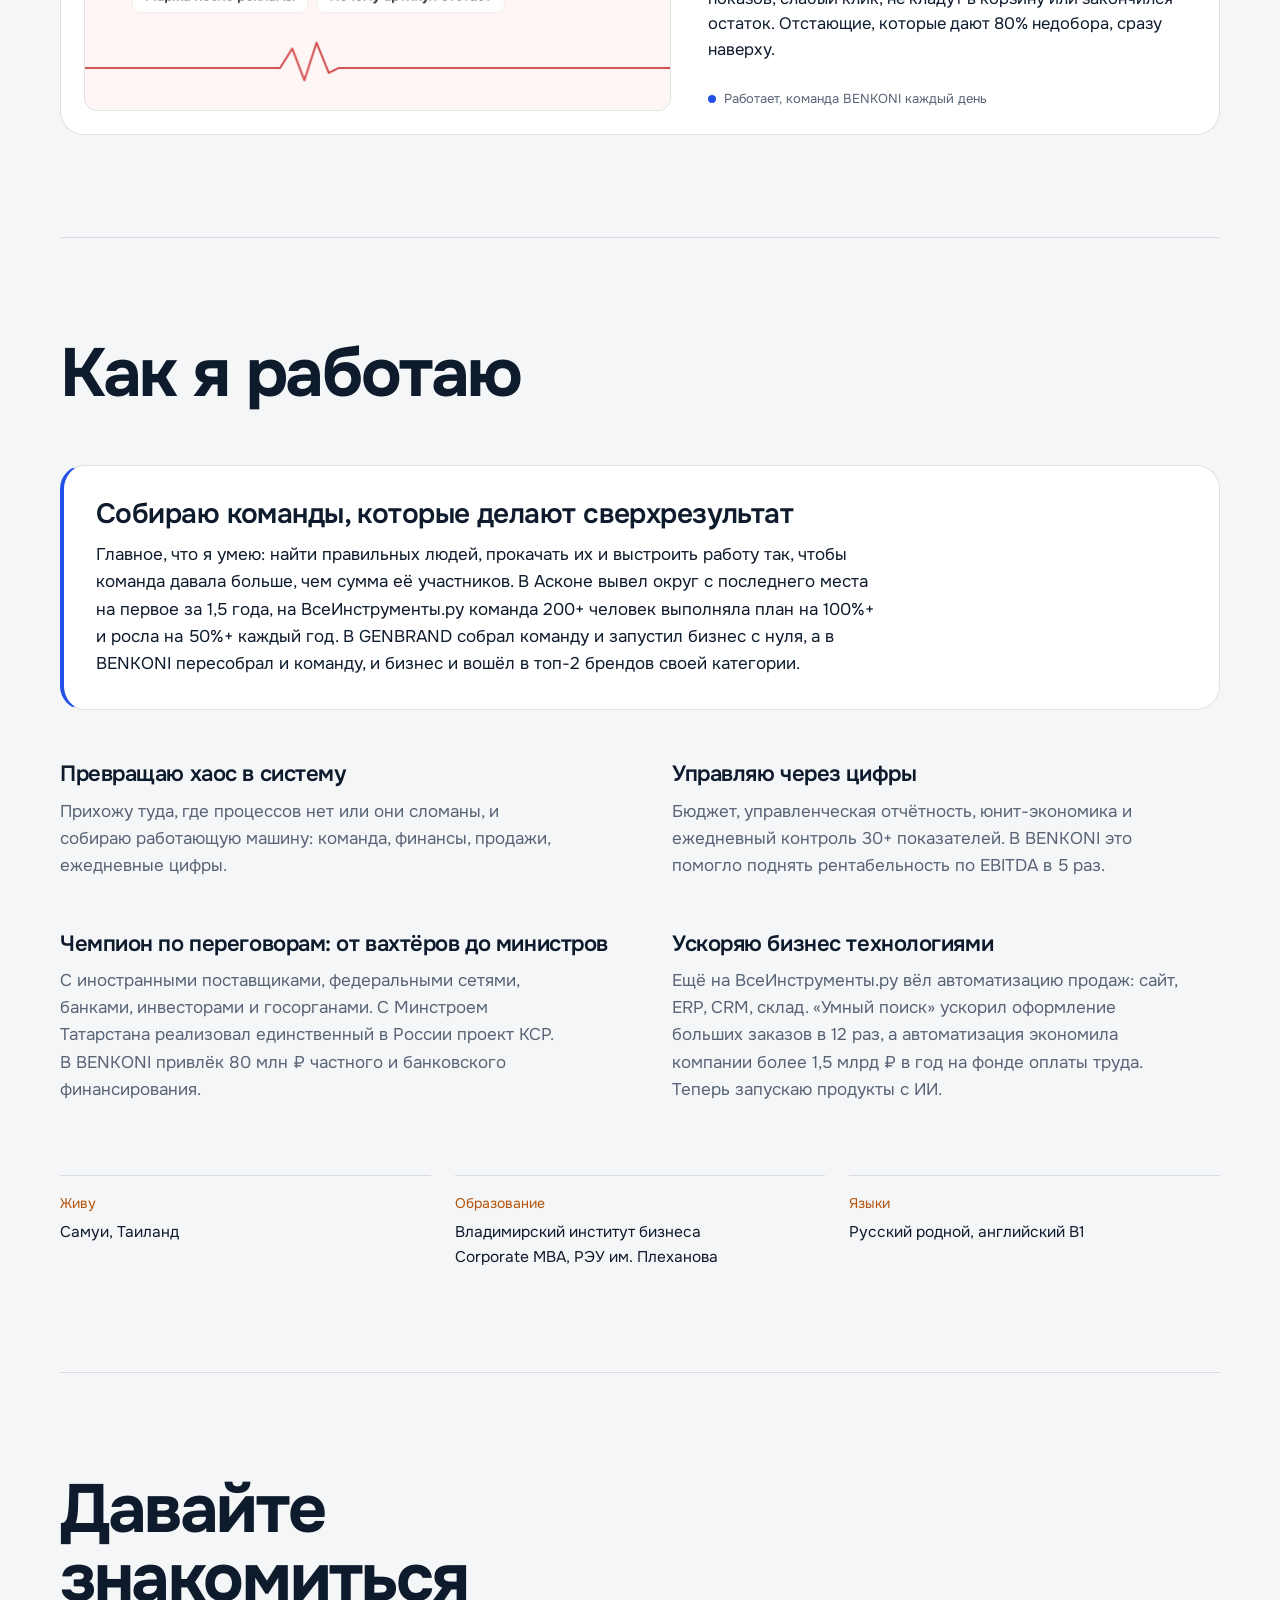
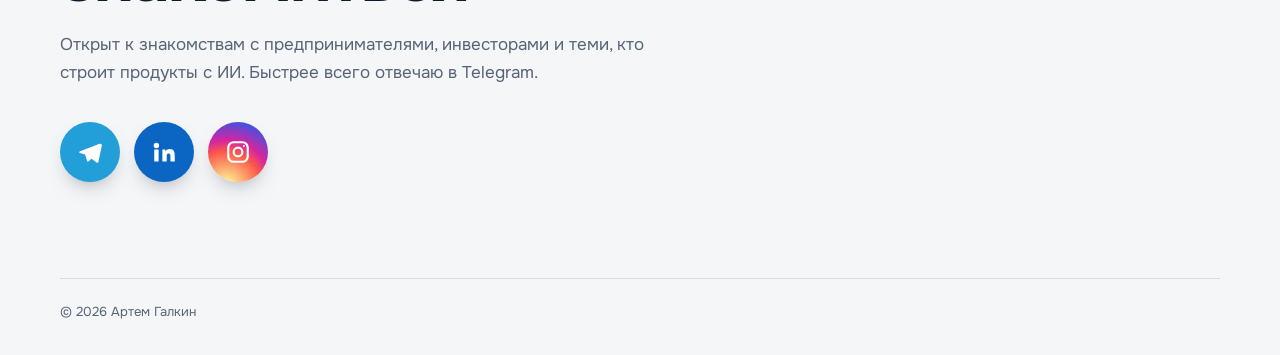
<file: ru/index.html>
<!doctype html>
<html lang="ru">
<head>
  <meta charset="utf-8">
  <meta name="viewport" content="width=device-width, initial-scale=1">
  <title>Артем Галкин — бизнес и продукты с ИИ</title>
  <meta name="description" content="20 лет строю продажи и бизнес с нуля. Сооснователь и CEO BENKONI: выручка с 40 до 350+ млн ₽. Сейчас создаю продукты с ИИ — 8 запусков в 2026 году.">
  <link rel="canonical" href="https://artemgalkin.com/ru/">
  <link rel="alternate" hreflang="ru" href="https://artemgalkin.com/ru/">
  <link rel="alternate" hreflang="en" href="https://artemgalkin.com/">
  <link rel="alternate" hreflang="x-default" href="https://artemgalkin.com/">

  <meta property="og:type" content="profile">
  <meta property="og:locale" content="ru_RU">
  <meta property="og:title" content="Артем Галкин — строю бизнес с нуля, теперь с ИИ">
  <meta property="og:description" content="Сооснователь и CEO BENKONI, 20 лет в продажах и управлении. Мои проекты с ИИ: ATATA, RENTAL SAAS, СКАУТ, BMS, THAI RENT.">
  <meta property="og:url" content="https://artemgalkin.com/ru/">
  <meta property="og:image" content="https://artemgalkin.com/assets/og-ru.jpg?v=2">
  <meta property="og:image:width" content="1200">
  <meta property="og:image:height" content="630">
  <meta name="twitter:card" content="summary_large_image">

  <link rel="icon" href="../assets/favicon.svg" type="image/svg+xml">
  <link rel="preconnect" href="https://fonts.googleapis.com">
  <link rel="preconnect" href="https://fonts.gstatic.com" crossorigin>
  <link href="https://fonts.googleapis.com/css2?family=Onest:wght@400;500;600;700;800&display=swap" rel="stylesheet">
  <link rel="stylesheet" href="../assets/style.css?v=12">
  <script>var d=document.documentElement;d.classList.add('js');if(!matchMedia('(prefers-reduced-motion: reduce)').matches)d.classList.add('motion')</script>
</head>
<body>

<header class="wrap top">
  <a class="mark" href="#" aria-label="Артем Галкин, в начало">АГ</a>
  <nav class="nav" aria-label="Разделы">
    <a class="hide-sm" href="#path">Путь</a>
    <a href="#projects">Проекты</a>
    <a class="hide-sm" href="#contact">Контакты</a>
    <span class="lang" aria-label="Язык"><span aria-current="true">RU</span><a href="../" hreflang="en" lang="en" onclick="try{localStorage.setItem('lang','en')}catch(_){}">EN</a></span>
  </nav>
</header>

<main>
  <section class="wrap hero">
    <div>
      <h1 class="name"><span>Артем</span><span>Галкин</span></h1>
      <p class="lead">Строю бизнес там, где нужно создать систему с нуля или пересобрать то, что не работает.</p>
      <p class="sub">20 лет в продажах и управлении. Сооснователь и CEO BENKONI: подарочные шоколадные наборы, 25% своей категории на Wildberries. Сейчас запускаю продукты с ИИ в GALARTUS.</p>
      <div class="actions">
        <a class="btn btn-main" href="https://t.me/galkin_artem">
          <svg viewBox="0 0 24 24" fill="currentColor" aria-hidden="true"><path d="M21.5 4.2 2.9 11.4c-1.3.5-1.3 1.2-.2 1.5l4.8 1.5 1.8 5.6c.2.6.4.8.9.8.4 0 .6-.2.9-.4l2.3-2.2 4.7 3.5c.9.5 1.5.2 1.7-.8l3.1-14.6c.3-1.3-.5-1.9-1.4-1.6ZM9.6 14.1l8.3-7.4c.4-.3-.1-.5-.6-.2L7.5 12.9" /></svg>
          Написать в Telegram
        </a>
        <a class="btn" href="#projects">Смотреть проекты</a>
      </div>
    </div>
    <figure class="portrait">
      <img src="../assets/photo.jpg" width="880" height="1100" alt="Артем Галкин">
      <figcaption>
        <svg viewBox="0 0 24 24" fill="none" stroke="currentColor" stroke-width="2" aria-hidden="true"><path d="M12 21s-7-6.1-7-11.5a7 7 0 0 1 14 0C19 14.9 12 21 12 21Z"/><circle cx="12" cy="9.5" r="2.5"/></svg>
        Samui, Thailand
      </figcaption>
    </figure>
  </section>

  <section class="wrap section" id="path">
    <h2 class="h2">20 лет: от стажёра до CEO</h2>
    <p class="intro">Почти на каждой ступени я либо строил систему с нуля, либо пересобирал то, что не работало.</p>
    <ol class="stairs">
      <li class="step" style="--i:0">
        <div class="step-text">
          <span class="year">2005</span>
          <span class="co">Альянс</span>
          <span class="role">От стажёра до коммерческого директора</span>
          <span class="win">Возглавил крупнейший компьютерный супермаркет региона</span>
        </div>
        <div class="tread"></div>
      </li>
      <li class="step" style="--i:1">
        <div class="step-text">
          <span class="year">2008</span>
          <span class="co">ГК «Альфа»</span>
          <span class="role">Основатель</span>
          <span class="win">Вошёл в <b>Топ-3</b> IT-поставщиков региона за 2 года</span>
        </div>
        <div class="tread"></div>
      </li>
      <li class="step" style="--i:2">
        <div class="step-text">
          <span class="year">2012</span>
          <span class="co">Аскона</span>
          <span class="role">Руководитель федерального округа</span>
          <span class="win">С последнего места (из 8) <b>на первое</b> за 1,5 года</span>
        </div>
        <div class="tread"></div>
      </li>
      <li class="step" style="--i:3">
        <div class="step-text">
          <span class="year">2016</span>
          <span class="co">Все<wbr>Инструменты.ру</span>
          <span class="role">Директор по продажам</span>
          <span class="win">Команда <b>200+ человек</b>, план 100%+, рост <b>50%+</b> каждый год</span>
        </div>
        <div class="tread"></div>
      </li>
      <li class="step" style="--i:4">
        <div class="step-text">
          <span class="year">2021</span>
          <span class="co">GENBRAND</span>
          <span class="role">CEO</span>
          <span class="win">Компания с нуля, контракты на <b>40+ млн ₽</b></span>
        </div>
        <div class="tread"></div>
      </li>
      <li class="step" style="--i:5">
        <div class="step-text">
          <span class="year">2023</span>
          <span class="co">BENKONI</span>
          <span class="role">Сооснователь и CEO</span>
          <span class="win">Выручка с 40 до <b>350+ млн ₽</b> в год</span>
        </div>
        <div class="tread"></div>
      </li>
      <li class="step now" style="--i:6">
        <div class="step-text">
          <span class="year">2026</span>
          <span class="co">Продукты с ИИ</span>
          <span class="role">Основатель GALARTUS</span>
          <span class="win"><b>8 продуктов</b> за год, от идеи до запуска</span>
        </div>
        <div class="tread"></div>
      </li>
    </ol>
  </section>

  <section class="wrap section" id="projects">
    <h2 class="h2">Что я делаю сейчас</h2>
    <p class="intro">В 2026 году запустил 8 продуктов: от идеи и проверки рынка до запуска и приёма оплаты.</p>

    <article class="tile wide">
      <img class="shot" src="../assets/atata.jpg" width="1200" height="750" alt="Экраны приложения ATATA: задание, разбор ошибки, итог" loading="lazy">
      <div class="tile-body">
        <div class="tile-head">
          <span class="logo" style="--c:#0b63d8" aria-hidden="true">A</span>
          <div><h3>ATATA</h3><span class="what">Обучающее приложение для детей</span></div>
        </div>
        <p>Сначала задача, потом телефон: телефон ребёнка блокируется, пока он не решит задания по математике, русскому и английскому по школьной программе. Входное тестирование подбирает уровень, ошибки разбираются с объяснением, есть тренажёр техники чтения, баллы за прогресс и кабинет родителя с расписанием и статистикой.</p>
        <div class="tile-foot">
          <span class="state">Работает, Android и веб</span>
          <a class="btn go" href="https://katata.ru">Открыть ATATA</a>
        </div>
      </div>
    </article>

    <div class="featured">
      <article class="tile">
        <img class="shot" src="../assets/rental-ru.jpg" width="1200" height="750" alt="RENTAL SAAS: учёт аренды авто и мото" loading="lazy">
        <div class="tile-head">
          <span class="logo" style="--c:#121212" aria-hidden="true">RS</span>
          <div><h3>RENTAL SAAS</h3><span class="what">Учёт аренды авто и мото</span></div>
        </div>
        <p>Сервис для компаний, которые сдают в аренду машины и байки. Брони и календарь занятости, клиенты, депозиты и договоры, обслуживание техники, финансы и выплаты владельцам. Раздел рекомендаций разбирает цифры бизнеса и подсказывает, где заработать больше. Русский, английский и тайский.</p>
        <div class="tile-foot">
          <span class="state">Работает, регистрация открыта</span>
          <a class="btn go" href="https://saasrental.vercel.app">Открыть RENTAL SAAS</a>
        </div>
      </article>

      <article class="tile">
        <img class="shot" src="../assets/scout-ru.jpg" width="1200" height="750" alt="СКАУТ: идея, исследование, решение" loading="lazy">
        <div class="tile-head">
          <span class="logo" style="--c:#0b8fa3" aria-hidden="true">С</span>
          <div><h3>СКАУТ</h3><span class="what">ИИ-агент оценки бизнес-идей</span></div>
        </div>
        <p>Сам собирает идеи с Product Hunt и других площадок, изучает рынок и конкурентов, считает шансы на успех и выдаёт вердикт «запускать или закрыть» с отчётом и финансовой моделью.</p>
        <div class="tile-foot">
          <span class="state closed">Вход по приглашению</span>
          <a class="btn go" href="https://scoutdemo.benkoni.com">Открыть демо</a>
        </div>
      </article>

      <article class="tile">
        <img class="shot" src="../assets/bms.jpg" width="1200" height="750" alt="Главная страница BMS" loading="lazy">
        <div class="tile-head">
          <span class="logo" style="--c:#6c4df6" aria-hidden="true">B</span>
          <div><h3>BMS «Протокол»</h3><span class="what">Задачи и протоколы встреч для команды</span></div>
        </div>
        <p>Заменил Google-таблицы, в которых команда BENKONI вела договорённости. Протоколы встреч, задачи с ответственными и сроками, переписка и файлы прямо в задаче, цели, отчёты и финансы. Команда работает в нём каждый день, теперь он открыт и для других компаний.</p>
        <div class="tile-foot">
          <span class="state">Работает, 14 дней бесплатно</span>
          <a class="btn go" href="https://bms.benkoni.com">Открыть BMS</a>
        </div>
      </article>

      <article class="tile">
        <img class="shot" src="../assets/thairent-ru.jpg" width="1200" height="750" alt="THAI RENT: аренда жилья в Таиланде" loading="lazy">
        <div class="tile-head">
          <span class="logo" style="--c:#2aabee" aria-hidden="true">TR</span>
          <div><h3>THAI RENT</h3><span class="what">Telegram-бот поиска аренды</span></div>
        </div>
        <p>Круглосуточно следит за Facebook Marketplace, группами и сайтами недвижимости на Пхукете и Самуи и за минуты присылает новые подходящие варианты. Первые 10 объявлений бесплатно, дальше платные тарифы с оплатой картой и Telegram Stars.</p>
        <div class="tile-foot">
          <span class="state">Работает</span>
          <a class="btn go" href="https://t.me/th_rent_bot">Открыть бота</a>
        </div>
      </article>
      <article class="tile">
        <img class="shot" src="../assets/saver-ru.jpg" width="1200" height="750" alt="Saver AI: архив всего в Telegram" loading="lazy">
        <div class="tile-head">
          <span class="logo" style="--c:#EE5128" aria-hidden="true">S</span>
          <div><h3>Saver AI</h3><span class="what">Telegram-бот: личный архив с ИИ</span></div>
        </div>
        <p>Сохраняет всё, что ему присылают: ролики и статьи по ссылке, посты, фото, скриншоты, голосовые и файлы. Сам пересказывает главное, раскладывает по темам и ищет по смыслу: достаточно написать «найди рецепт пасты». Пароли и карты прячет в отдельную тему.</p>
        <div class="tile-foot">
          <span class="state closed">Закрытый тест</span>
        </div>
      </article>

      <article class="tile">
        <img class="shot" src="../assets/thaistat-ru.jpg" width="1200" height="750" alt="ThaiStat: аналитика Shopee Таиланд" loading="lazy">
        <div class="tile-head">
          <span class="logo" style="--c:#ff5a5f" aria-hidden="true">TS</span>
          <div><h3>ThaiStat</h3><span class="what">Аналитика маркетплейса Shopee в Таиланде</span></div>
        </div>
        <p>Местный аналог MPStats для Shopee, крупнейшего маркетплейса Таиланда. Выручка и продажи по категориям, ниши и сегменты, топ товаров и продавцов, выгрузка в Excel. Тайские названия товаров и категорий переведены на русский и английский.</p>
        <div class="tile-foot">
          <span class="state paused">На паузе после проверки рынка</span>
        </div>
      </article>
    </div>

    <article class="tile wide">
      <img class="shot" src="../assets/rnp-ru.jpg" width="1200" height="750" alt="РНП: рука на пульсе продаж на маркетплейсах" loading="lazy">
      <div class="tile-body">
        <div class="tile-head">
          <span class="logo" style="--c:#d92b2b" aria-hidden="true">РНП</span>
          <div><h3>РНП</h3><span class="what">Автопилот регулярного менеджмента для селлеров маркетплейсов</span></div>
        </div>
        <p>Каждое утро сам забирает цифры из кабинетов Wildberries и «Моего склада» и к 8:15 собирает отчёт, на который менеджер раньше тратил утро. План-факт на текущий день в процентах, штуках и рублях, маржа после рекламы и логистики, ДРР, остатки и товары, которых нет в наличии. По каждому артикулу видно, почему он отстаёт от плана: мало показов, слабый клик, не кладут в корзину или закончился остаток. Отстающие, которые дают 80% недобора, сразу наверху.</p>
        <div class="tile-foot">
          <span class="state">Работает, команда BENKONI каждый день</span>
        </div>
      </div>
    </article>



  </section>

  <section class="wrap section" id="how">
    <h2 class="h2">Как я работаю</h2>
    <div class="how">
      <div class="lead-skill">
        <h3>Собираю команды, которые делают сверхрезультат</h3>
        <p>Главное, что я умею: найти правильных людей, прокачать их и выстроить работу так, чтобы команда давала больше, чем сумма её участников. В Асконе вывел округ с последнего места на первое за 1,5 года, на ВсеИнструменты.ру команда 200+ человек выполняла план на 100%+ и росла на 50%+ каждый год. В GENBRAND собрал команду и запустил бизнес с нуля, а в BENKONI пересобрал и команду, и бизнес и вошёл в топ-2 брендов своей категории.</p>
      </div>
      <div>
        <h3>Превращаю хаос в систему</h3>
        <p>Прихожу туда, где процессов нет или они сломаны, и собираю работающую машину: команда, финансы, продажи, ежедневные цифры.</p>
      </div>
      <div>
        <h3>Управляю через цифры</h3>
        <p>Бюджет, управленческая отчётность, юнит-экономика и ежедневный контроль 30+ показателей. В BENKONI это помогло поднять рентабельность по EBITDA в 5 раз.</p>
      </div>
      <div>
        <h3>Чемпион по переговорам: от вахтёров до министров</h3>
        <p>С иностранными поставщиками, федеральными сетями, банками, инвесторами и госорганами. С Минстроем Татарстана реализовал единственный в России проект КСР. В BENKONI привлёк 80 млн ₽ частного и банковского финансирования.</p>
      </div>
      <div>
        <h3>Ускоряю бизнес технологиями</h3>
        <p>Ещё на ВсеИнструменты.ру вёл автоматизацию продаж: сайт, ERP, CRM, склад. «Умный поиск» ускорил оформление больших заказов в 12 раз, а автоматизация экономила компании более 1,5 млрд ₽ в год на фонде оплаты труда. Теперь запускаю продукты с ИИ.</p>
      </div>
    </div>
    <dl class="facts">
      <div><dt>Живу</dt><dd>Самуи, Таиланд</dd></div>
      <div><dt>Образование</dt><dd>Владимирский институт бизнеса<br>Corporate MBA, РЭУ им. Плеханова</dd></div>
      <div><dt>Языки</dt><dd>Русский родной, английский B1</dd></div>
    </dl>
  </section>

  <section class="wrap section contact" id="contact">
    <h2 class="h2">Давайте знакомиться</h2>
    <p class="intro">Открыт к знакомствам с предпринимателями, инвесторами и теми, кто строит продукты с ИИ. Быстрее всего отвечаю в Telegram.</p>
    <div class="actions socials">
      <a class="btn btn-main icon tg" href="https://t.me/galkin_artem" aria-label="Написать в Telegram" title="Написать в Telegram">
        <svg viewBox="0 0 24 24" fill="currentColor" aria-hidden="true"><path d="M21.5 4.2 2.9 11.4c-1.3.5-1.3 1.2-.2 1.5l4.8 1.5 1.8 5.6c.2.6.4.8.9.8.4 0 .6-.2.9-.4l2.3-2.2 4.7 3.5c.9.5 1.5.2 1.7-.8l3.1-14.6c.3-1.3-.5-1.9-1.4-1.6ZM9.6 14.1l8.3-7.4c.4-.3-.1-.5-.6-.2L7.5 12.9" /></svg>
        <span class="sr">Написать в Telegram</span>
      </a>
      <a class="btn icon li" href="https://www.linkedin.com/in/artemgalkin/" aria-label="LinkedIn" title="LinkedIn">
        <svg viewBox="0 0 24 24" fill="currentColor" aria-hidden="true"><path d="M4.98 3.5a2.5 2.5 0 1 1 0 5 2.5 2.5 0 0 1 0-5ZM3 9.75h4v11H3v-11Zm6.5 0h3.8v1.5h.06c.53-1 1.84-2.06 3.79-2.06 4.05 0 4.8 2.67 4.8 6.13v5.43h-4v-4.8c0-1.15-.02-2.62-1.6-2.62-1.6 0-1.85 1.25-1.85 2.54v4.88h-4v-11Z"/></svg>
        <span class="sr">LinkedIn</span>
      </a>
      <a class="btn icon ig" href="https://instagram.com/galkinav" aria-label="Instagram" title="Instagram">
        <svg viewBox="0 0 24 24" fill="none" stroke="currentColor" stroke-width="2" aria-hidden="true"><rect x="3" y="3" width="18" height="18" rx="5"/><circle cx="12" cy="12" r="4"/><circle cx="17.5" cy="6.5" r="1" fill="currentColor" stroke="none"/></svg>
        <span class="sr">Instagram</span>
      </a>
    </div>
  </section>
</main>

<footer class="wrap foot">
  <span>© 2026 Артем Галкин</span>
</footer>

<script src="../assets/motion.js?v=11"></script>
</body>
</html>
</file>
<file: assets/style.css>
/* Палитра и шрифты — всё оформление задаётся здесь (вариант «белый и синий», выбран 30.10.2026) */
:root {
  --bg: #f5f6f8;
  --surface: #ffffff;
  --ink: #0e1b2c;
  --muted: #586476;
  --accent: #2350e6;
  --accent-hover: #1a40c2;
  --on-accent: #ffffff;
  --warm: #b45309;
  --line: rgba(14, 27, 44, 0.12);
  --glow: rgba(35, 80, 230, 0.10);
  --tread: #2350e6;
  --font: "Onest", system-ui, sans-serif;
  --font-display: var(--font);
  --w-body: 400;
  --wrap: 1160px;
  --gutter: clamp(16px, 4vw, 40px);
  color-scheme: light;
}

* { box-sizing: border-box; }
html { scroll-behavior: smooth; -webkit-text-size-adjust: 100%; }
@media (prefers-reduced-motion: reduce) { html { scroll-behavior: auto; } }

body {
  margin: 0;
  background:
    radial-gradient(1100px 620px at 88% -8%, var(--glow), transparent 70%),
    var(--bg);
  color: var(--ink);
  font-family: var(--font);
  font-weight: var(--w-body);
  font-size: 17px;
  line-height: 1.6;
  -webkit-font-smoothing: antialiased;
}

img { display: block; max-width: 100%; height: auto; }
a { color: inherit; }
:focus-visible { outline: 2px solid var(--accent); outline-offset: 3px; border-radius: 6px; }

.wrap { width: 100%; max-width: calc(var(--wrap) + 2 * var(--gutter)); margin: 0 auto; padding: 0 var(--gutter); }

/* ---------- Шапка ---------- */
.top {
  display: flex; align-items: center; justify-content: space-between; gap: 16px;
  padding-top: 22px; padding-bottom: 22px;
}
.mark {
  font-weight: 700; font-size: 18px; letter-spacing: -0.02em; text-decoration: none;
  display: inline-grid; place-items: center; width: 44px; height: 44px;
  border: 1.5px solid var(--accent); border-radius: 12px; color: var(--accent);
}
.nav { display: flex; align-items: center; gap: clamp(14px, 3vw, 32px); font-size: 15px; font-weight: 400; }
.nav a { text-decoration: none; color: var(--muted); }
.nav a:hover { color: var(--ink); }
.lang { display: inline-flex; border: 1px solid var(--line); border-radius: 999px; padding: 3px; }
.lang a, .lang span { padding: 4px 11px; border-radius: 999px; font-size: 13px; font-weight: 500; }
.lang span { background: var(--ink); color: var(--bg); }
.lang a { color: var(--accent); font-weight: 700; }
.lang a:hover { background: var(--accent); color: #fff; }
@media (max-width: 640px) { .nav .hide-sm { display: none; } }

/* ---------- Первый экран ---------- */
.hero {
  display: grid; grid-template-columns: minmax(0, 1.35fr) minmax(0, 0.9fr);
  gap: clamp(28px, 5vw, 72px); align-items: end;
  padding-top: clamp(28px, 6vw, 72px); padding-bottom: clamp(56px, 9vw, 112px);
}
.name {
  margin: 0; font-family: var(--font-display); font-weight: 800; line-height: 0.88; letter-spacing: -0.045em;
  font-size: clamp(64px, 12.5vw, 168px);
}
.name span { display: block; }
/* Фамилия сдвинута на ступень — тот же мотив, что у лестницы карьеры */
.name span + span { padding-left: 0.62em; }
.lead {
  margin: clamp(24px, 3vw, 36px) 0 0; max-width: 30ch;
  font-size: clamp(21px, 2.3vw, 28px); line-height: 1.32; font-weight: 400; letter-spacing: -0.01em;
}
.sub { margin: 18px 0 0; max-width: 52ch; color: var(--muted); }
.actions { display: flex; flex-wrap: wrap; gap: 12px; margin-top: 32px; }

.btn {
  display: inline-flex; align-items: center; gap: 10px; min-height: 50px; padding: 0 24px;
  border-radius: 999px; font: inherit; font-size: 16px; font-weight: 500; text-decoration: none;
  border: 1.5px solid var(--line); color: var(--ink); transition: background-color .15s, border-color .15s;
}
.btn:hover { border-color: var(--muted); }
.btn-main { background: var(--accent); border-color: var(--accent); color: var(--on-accent); }
.btn-main:hover { background: var(--accent-hover); border-color: var(--accent-hover); }
.btn svg { width: 19px; height: 19px; flex: none; }
.btn.icon { width: 60px; height: 60px; min-height: 60px; padding: 0; justify-content: center; }
.btn.icon svg { width: 26px; height: 26px; }
.socials { gap: 14px; }
.btn.icon.tg, .btn.icon.li, .btn.icon.ig { color: #fff; border: 0; box-shadow: 0 10px 22px -12px rgba(14, 27, 44, .55); }
.btn.icon.tg { background: #229ED9; }
.btn.icon.li { background: #0A66C2; }
.btn.icon.ig { background: radial-gradient(circle at 30% 107%, #fdf497 0%, #fdf497 5%, #fd5949 45%, #d6249f 60%, #285AEB 90%); }
.btn.icon.tg:hover, .btn.icon.li:hover, .btn.icon.ig:hover { filter: brightness(1.08); border: 0; }
.motion .contact.in .btn.icon.tg::after { border-color: #229ED9; }
@media (max-width: 680px) { .socials { justify-content: space-between; } .btn.icon { width: 68px; height: 68px; } }
.sr { position: absolute; width: 1px; height: 1px; padding: 0; margin: -1px; overflow: hidden; clip: rect(0 0 0 0); white-space: nowrap; border: 0; }

.portrait { margin: 0; justify-self: end; width: 100%; max-width: 420px; }
.portrait img { border-radius: 28px; aspect-ratio: 4 / 5; object-fit: cover; width: 100%; }
.portrait figcaption { margin-top: 14px; font-size: 14px; color: var(--muted); display: flex; align-items: center; gap: 8px; }
.portrait figcaption svg { width: 16px; height: 16px; color: var(--warm); }

@media (max-width: 860px) {
  .hero { grid-template-columns: 1fr; }
  .portrait { justify-self: start; max-width: 230px; grid-row: 1; }
  .portrait img { border-radius: 22px; }
}

/* ---------- Разделы ---------- */
.section {
  padding-top: clamp(56px, 8vw, 104px); padding-bottom: clamp(56px, 8vw, 104px);
  /* разделитель по ширине контента, а не всего блока с полями */
  background: linear-gradient(var(--line), var(--line)) var(--gutter) 0 / calc(100% - 2 * var(--gutter)) 1px no-repeat;
}
.h2 {
  margin: 0; font-family: var(--font-display); font-weight: 700; letter-spacing: -0.035em; line-height: 1.02;
  font-size: clamp(36px, 5.4vw, 68px); max-width: 16ch;
}
.intro { margin: 18px 0 0; max-width: 56ch; color: var(--muted); }

/* ---------- Лестница карьеры ---------- */
.stairs {
  list-style: none; margin: clamp(40px, 6vw, 72px) 0 0; padding: 0;
  display: grid; grid-template-columns: repeat(7, minmax(0, 1fr)); gap: 10px; align-items: end;
}
.step { display: flex; flex-direction: column; justify-content: flex-end; }
.step-text { padding: 0 4px 30px; }
.year { display: block; font-size: 14px; font-weight: 500; color: var(--warm); font-variant-numeric: tabular-nums; }
.co { display: block; margin-top: 4px; font-size: 16px; font-weight: 600; line-height: 1.2; letter-spacing: -0.01em; }
.role { display: block; margin-top: 3px; font-size: 13px; line-height: 1.35; color: var(--muted); }
.win { display: block; margin-top: 10px; font-size: 14px; line-height: 1.4; }
.win b { font-weight: 600; color: var(--accent); }
.tread {
  height: calc(36px + var(--i) * 34px);
  border-radius: 10px 10px 0 0;
  background: linear-gradient(180deg, var(--tread), color-mix(in srgb, var(--tread) 35%, var(--bg)));
  border-top: 2px solid color-mix(in srgb, var(--accent) 55%, transparent);
  transform-origin: bottom;
}
.step.now .tread { background: linear-gradient(180deg, var(--accent), color-mix(in srgb, var(--accent) 25%, var(--bg))); border-top-color: var(--accent); }

@media (max-width: 960px) {
  /* Телефон: та же лестница, что на компьютере, но листается пальцем влево-вправо.
     В центре одна ступень, по краям видны соседние */
  .stairs {
    --col: min(64vw, 300px);
    grid-template-columns: none; grid-auto-flow: column; grid-auto-columns: var(--col); gap: 12px;
    overflow-x: auto; overflow-y: hidden; overscroll-behavior-x: contain; scroll-snap-type: x mandatory;
    -webkit-overflow-scrolling: touch; scrollbar-width: none;
    margin-left: calc(-1 * var(--gutter)); margin-right: calc(-1 * var(--gutter));
    padding: 36px calc(50% - var(--col) / 2) 0;
  }
  .stairs::-webkit-scrollbar { display: none; }
  .step { scroll-snap-align: center; transition: opacity .45s ease, transform .45s cubic-bezier(.2,.7,.2,1); }
  .step-text { padding: 0 4px 22px; }
  .year { font-size: 15px; }
  .co { font-size: 19px; }
  .role { font-size: 14px; }
  .win { font-size: 15px; }
  .tread { height: calc(40px + var(--i) * 28px); }
  .step.now .co { color: var(--accent); }
  .motion .stairs.swipe .step:not(.cur) { opacity: .4; transform: scale(.94); transform-origin: 50% 100%; }
  .stairs-dots { display: flex; justify-content: center; gap: 8px; margin-top: 22px; }
  .stairs-dots button {
    width: 8px; height: 8px; padding: 0; border: 0; border-radius: 4px; background: var(--line); cursor: pointer;
    transition: width .35s cubic-bezier(.2,.7,.2,1), background .35s;
  }
  .stairs-dots button[aria-current="true"] { width: 24px; background: var(--accent); }
  .stairs-hint { margin: 10px 0 0; text-align: center; font-size: 13px; color: var(--muted); transition: opacity .4s; }
  .stairs-hint.gone { opacity: 0; }
}
@media (min-width: 961px) { .stairs-dots, .stairs-hint { display: none; } }

/* ---------- Проекты ---------- */
.featured { display: grid; grid-template-columns: repeat(2, minmax(0, 1fr)); gap: 20px; margin-top: clamp(36px, 5vw, 56px); }
.tile {
  display: flex; flex-direction: column; background: var(--surface); border-radius: 24px;
  padding: clamp(18px, 2vw, 24px); border: 1px solid var(--line);
}
.shot { border-radius: 12px; aspect-ratio: 16 / 10; object-fit: cover; object-position: top left; width: 100%; margin-bottom: 22px; background: var(--bg); box-shadow: 0 0 0 1px var(--line); }
.tile.wide { display: grid; grid-template-columns: minmax(0, 1.2fr) minmax(0, 1fr); gap: clamp(20px, 3vw, 40px); align-items: center; margin-top: clamp(36px, 5vw, 56px); }
.tile.wide .shot { margin-bottom: 0; }
.tile-body { display: flex; flex-direction: column; height: 100%; justify-content: center; }
.tile.wide h3 { font-size: 30px; }
.tile.wide p { font-size: 16.5px; }
.tile-head { display: flex; align-items: center; gap: 14px; }
.logo {
  flex: none; width: 44px; height: 44px; border-radius: 12px; display: grid; place-items: center;
  font-weight: 700; font-size: 15px; color: #fff; background: var(--c, var(--tread));
}
.tile h3 { margin: 0; font-family: var(--font-display); font-size: 22px; font-weight: 600; letter-spacing: -0.02em; line-height: 1.15; }
.what { display: block; margin-top: 2px; font-size: 14px; color: var(--muted); line-height: 1.35; }
.tile p { margin: 14px 0 0; font-size: 15.5px; line-height: 1.55; }
.tile-foot { margin-top: auto; padding-top: 20px; display: flex; flex-wrap: wrap; align-items: center; justify-content: space-between; gap: 12px; }
.state { font-size: 13px; color: var(--muted); display: inline-flex; align-items: center; gap: 8px; }
.state::before { content: ""; width: 8px; height: 8px; border-radius: 50%; background: var(--accent); }
.state.closed::before { background: var(--warm); }
.state.paused::before { background: transparent; border: 1.5px solid var(--muted); }
.go { min-height: 42px; padding: 0 18px; font-size: 15px; }

@media (max-width: 860px) { .tile.wide { grid-template-columns: 1fr; } }
@media (max-width: 680px) { .featured { grid-template-columns: 1fr; } }

.inside { margin-top: clamp(40px, 5vw, 56px); }
.inside h3 { margin: 0 0 6px; font-size: 20px; font-weight: 600; letter-spacing: -0.015em; }
.inside > p { margin: 0; color: var(--muted); font-size: 15px; }
.rows { list-style: none; margin: 18px 0 0; padding: 0; }
.rows li {
  display: grid; grid-template-columns: minmax(0, 15rem) minmax(0, 1fr) auto; gap: 8px 28px; align-items: baseline;
  padding: 18px 0; border-top: 1px solid var(--line);
}
.rows li:last-child { border-bottom: 1px solid var(--line); }
.rows b { font-weight: 600; }
.rows span { font-size: 15.5px; color: var(--muted); }
.rowlink { font-size: 14px; font-weight: 500; color: var(--accent); text-underline-offset: 3px; }
@media (max-width: 760px) {
  .rows li { grid-template-columns: 1fr; gap: 4px; }
}

/* ---------- Как я работаю ---------- */
.how { display: grid; grid-template-columns: repeat(2, minmax(0, 1fr)); gap: clamp(28px, 4vw, 56px) clamp(28px, 5vw, 80px); margin-top: clamp(36px, 5vw, 56px); }
.how h3 { margin: 0; font-family: var(--font-display); font-size: 22px; font-weight: 600; letter-spacing: -0.02em; line-height: 1.2; }
.how p { margin: 10px 0 0; color: var(--muted); max-width: 46ch; }
.how .lead-skill { grid-column: 1 / -1; padding: clamp(22px, 3vw, 32px); border-radius: 24px; background: var(--surface); border: 1px solid var(--line); border-left: 4px solid var(--accent); }
.how .lead-skill h3 { font-size: clamp(22px, 2.4vw, 28px); }
.how .lead-skill p { max-width: 72ch; color: var(--ink, inherit); }
@media (max-width: 680px) { .how { grid-template-columns: 1fr; } }

.facts { margin: clamp(48px, 6vw, 72px) 0 0; display: grid; grid-template-columns: repeat(3, minmax(0, 1fr)); gap: 24px; }
.facts div { border-top: 1px solid var(--line); padding-top: 16px; }
.facts dt { font-size: 14px; color: var(--warm); }
.facts dd { margin: 6px 0 0; font-size: 15.5px; }
@media (max-width: 760px) { .facts { grid-template-columns: 1fr; } }

/* ---------- Контакты ---------- */
.contact { padding-bottom: clamp(56px, 8vw, 96px); }
.contact .h2 { max-width: 14ch; }
.contact .actions { margin-top: 36px; }

.foot {
  display: flex; flex-wrap: wrap; justify-content: space-between; gap: 12px;
  padding-top: 24px; padding-bottom: 32px;
  background: linear-gradient(var(--line), var(--line)) var(--gutter) 0 / calc(100% - 2 * var(--gutter)) 1px no-repeat;
  font-size: 13px; color: var(--muted);
}

/* ---------- Движение ----------
   Всё ниже включается только классом .motion, который ставит motion.js,
   и только если в системе не просили «уменьшить движение». Без скрипта сайт просто статичный. */

/* Шапка прилипает и становится матовой после начала прокрутки */
.top { position: sticky; top: 0; z-index: 50; }
.top::before {
  content: ""; position: absolute; z-index: -1; top: 0; bottom: 0; left: calc(50% - 50vw); right: calc(50% - 50vw);
  background: color-mix(in srgb, var(--bg) 80%, transparent);
  -webkit-backdrop-filter: blur(14px) saturate(1.4); backdrop-filter: blur(14px) saturate(1.4);
  border-bottom: 1px solid var(--line); opacity: 0; transition: opacity .25s;
}
.top.scrolled::before { opacity: 1; }
html, body { overflow-x: clip; }
.progress {
  position: fixed; top: 0; left: 0; right: 0; height: 3px; z-index: 60; pointer-events: none;
  background: linear-gradient(90deg, var(--accent), #6f8cff); transform-origin: left; transform: scaleX(0);
}

/* Первый экран: мягкое пятно света плавает за фото */
.hero { position: relative; isolation: isolate; }
.motion .hero::before {
  content: ""; position: absolute; z-index: -1; width: min(620px, 80vw); aspect-ratio: 1; right: 0; top: -6%;
  border-radius: 50%; filter: blur(60px); opacity: .55;
  background: radial-gradient(circle at 40% 40%, color-mix(in srgb, var(--accent) 45%, transparent), transparent 65%);
  animation: drift 18s ease-in-out infinite alternate;
}
@keyframes drift { to { transform: translate(-14%, 18%) scale(1.15); } }

/* Первый экран: появление при загрузке */
.motion .hero .name span, .motion .hero .lead, .motion .hero .sub, .motion .hero .actions, .motion .portrait figcaption {
  animation: blurIn .9s cubic-bezier(.2, .7, .2, 1) both; animation-delay: var(--d, 0ms);
}
.motion .hero .name span:nth-child(1) { --d: 80ms; }
.motion .hero .name span:nth-child(2) { --d: 220ms; }
.motion .hero .lead { --d: 420ms; }
.motion .hero .sub { --d: 520ms; }
.motion .hero .actions { --d: 620ms; }
.motion .portrait figcaption { --d: 900ms; }
@keyframes blurIn { from { opacity: 0; transform: translateY(.45em); filter: blur(10px); } }
.motion .portrait img { animation: photoIn 1.2s cubic-bezier(.2, .7, .2, 1) 150ms both; }
@keyframes photoIn {
  from { clip-path: inset(100% 0 0 0 round 28px); transform: scale(1.12); }
  to { clip-path: inset(0 0 0 0 round 28px); transform: scale(1); }
}

/* Блоки проявляются, когда до них долистали */
.motion .rv { opacity: 0; transform: translateY(36px); transition: opacity .8s cubic-bezier(.2, .7, .2, 1), transform .8s cubic-bezier(.2, .7, .2, 1); transition-delay: var(--d, 0ms); }
.motion .rv.in { opacity: 1; transform: none; }
.motion .h2.rv { transform: translateY(28px); filter: blur(8px); transition: opacity .8s cubic-bezier(.2, .7, .2, 1), transform .8s cubic-bezier(.2, .7, .2, 1), filter .8s; }
.motion .h2.rv.in { transform: none; filter: none; }

/* Карточки проектов: приподнимаются и подсвечиваются за курсором */
@media (hover: hover) {
  .tile { transition: transform .35s cubic-bezier(.2, .7, .2, 1), box-shadow .35s, border-color .35s, opacity .8s cubic-bezier(.2, .7, .2, 1); }
  .motion .rv.tile { transition: transform .8s cubic-bezier(.2, .7, .2, 1), opacity .8s cubic-bezier(.2, .7, .2, 1), box-shadow .35s, border-color .35s; }
  .tile:hover, .motion .rv.in.tile:hover {
    transform: translateY(-6px); border-color: color-mix(in srgb, var(--accent) 35%, transparent);
    box-shadow: 0 24px 50px -24px color-mix(in srgb, var(--accent) 45%, transparent);
  }
  .tile { background-image: radial-gradient(480px circle at var(--mx, -999px) var(--my, -999px), color-mix(in srgb, var(--accent) 9%, transparent), transparent 60%); }
  .btn { transition: background-color .15s, border-color .15s, transform .2s; }
  .btn:hover { transform: translateY(-2px); }
}

/* Кнопка Telegram внизу трижды «зовёт», когда до неё долистали */
.btn-main { position: relative; }
.motion .contact.in .btn-main::after {
  content: ""; position: absolute; inset: -2px; border-radius: inherit; border: 2px solid var(--accent);
  animation: ping 1.8s cubic-bezier(.2, .7, .2, 1) 600ms 3 both; pointer-events: none;
}
@keyframes ping { from { opacity: .7; transform: scale(1); } to { opacity: 0; transform: scale(1.35, 1.7); } }

/* Лестница: шаги, точка-«прыгун» и салют на вершине (сами движения задаёт motion.js) */
.stairs { position: relative; }
.motion .stairs.armed .step-text { opacity: 0; transform: translateY(14px); }
.motion .stairs.armed .tread { transform: scaleY(0); }
.motion .stairs.done .step-text { opacity: 1; transform: none; }
.motion .stairs.done .tread { transform: none; }
.hopper {
  position: absolute; left: 0; top: 0; width: 22px; height: 22px; margin: -22px 0 0 -11px; z-index: 2;
  border-radius: 50%; background: var(--accent); border: 4px solid var(--surface);
  box-shadow: 0 6px 16px -4px color-mix(in srgb, var(--accent) 70%, transparent); pointer-events: none;
  transform-origin: 50% 100%; opacity: 0;
}
.hopper.home::after {
  content: ""; position: absolute; inset: -4px; border-radius: 50%; border: 2px solid var(--accent);
  animation: ping 2.4s ease-out infinite;
}
.spark { position: absolute; left: 0; top: 0; width: 8px; height: 8px; margin: -4px 0 0 -4px; border-radius: 50%; pointer-events: none; z-index: 1; }
.step.now.peak .tread { animation: peak 1.4s ease-out 2; }
@keyframes peak {
  0% { box-shadow: 0 0 0 0 color-mix(in srgb, var(--accent) 45%, transparent); }
  100% { box-shadow: 0 0 0 22px transparent; }
}

@media (prefers-reduced-motion: reduce) {
  .top::before { transition: none; }
  .progress, .hopper, .spark { display: none; }
}
</file>
